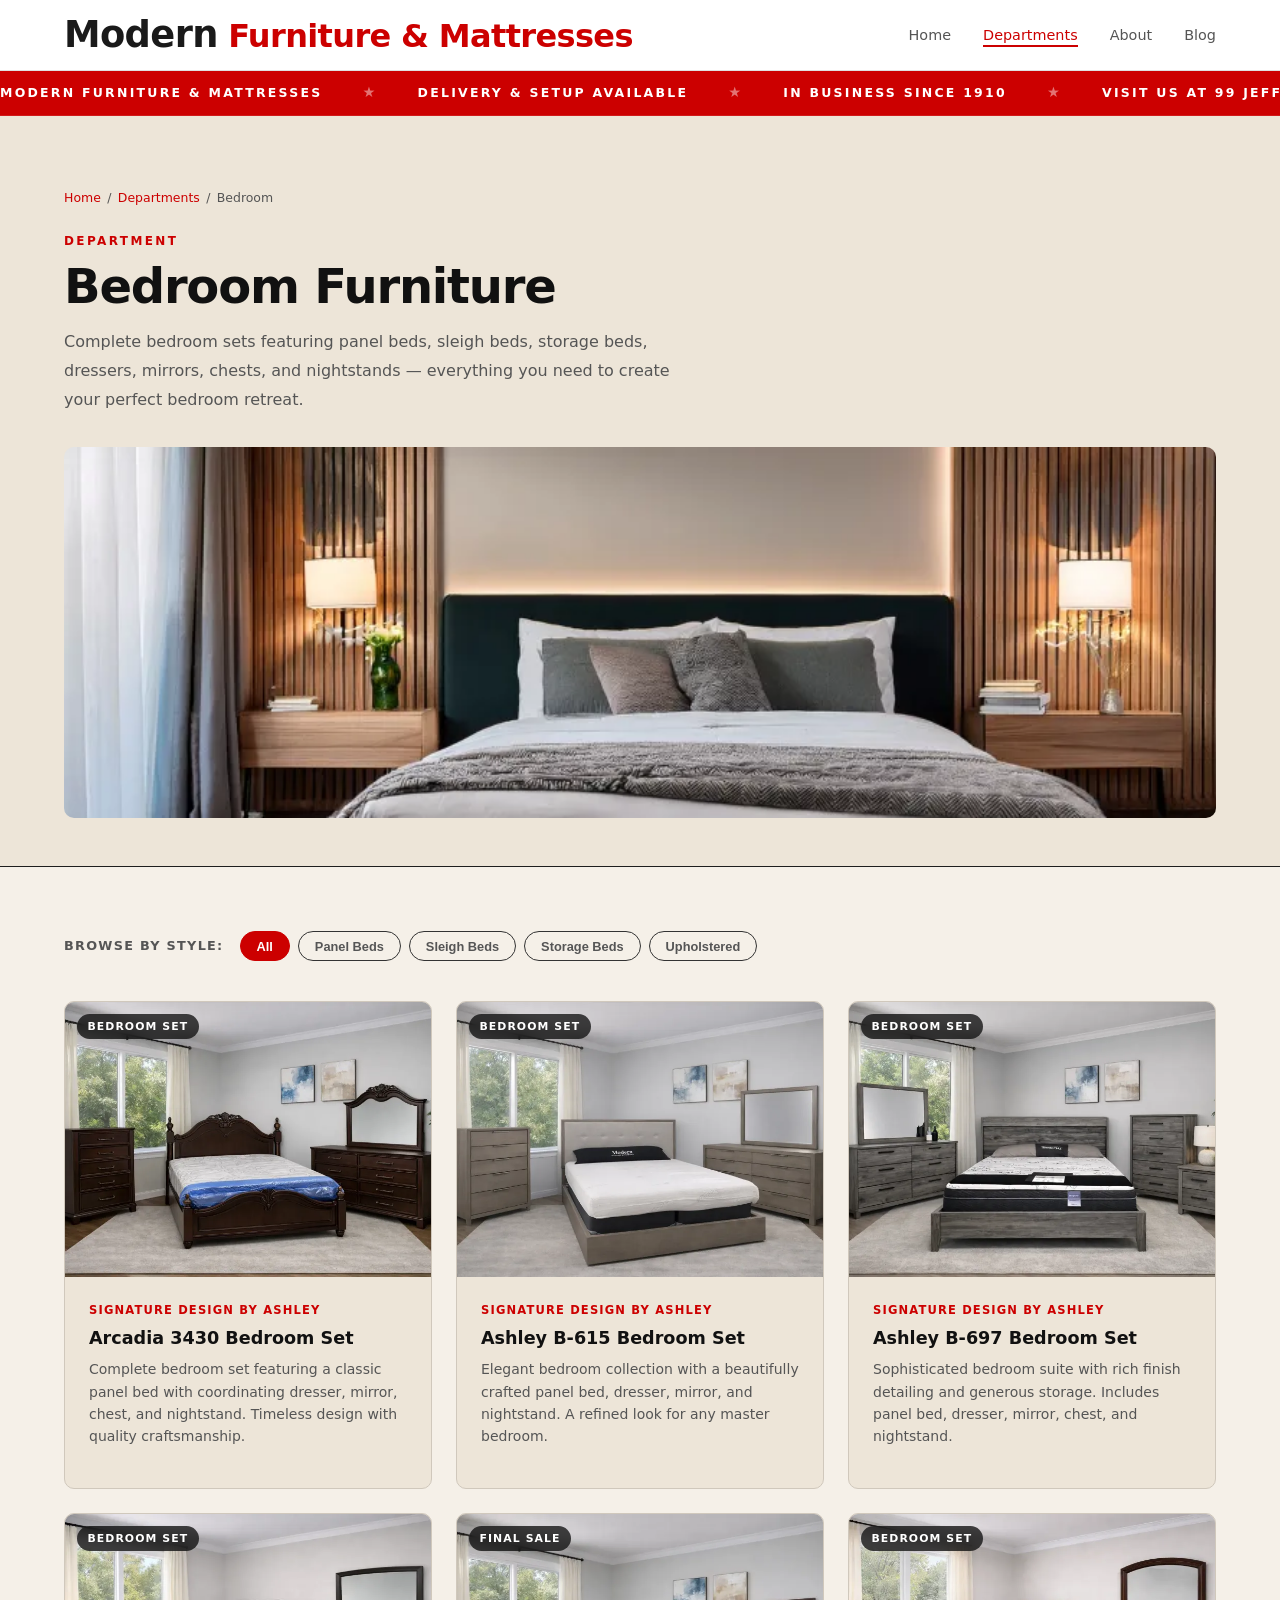
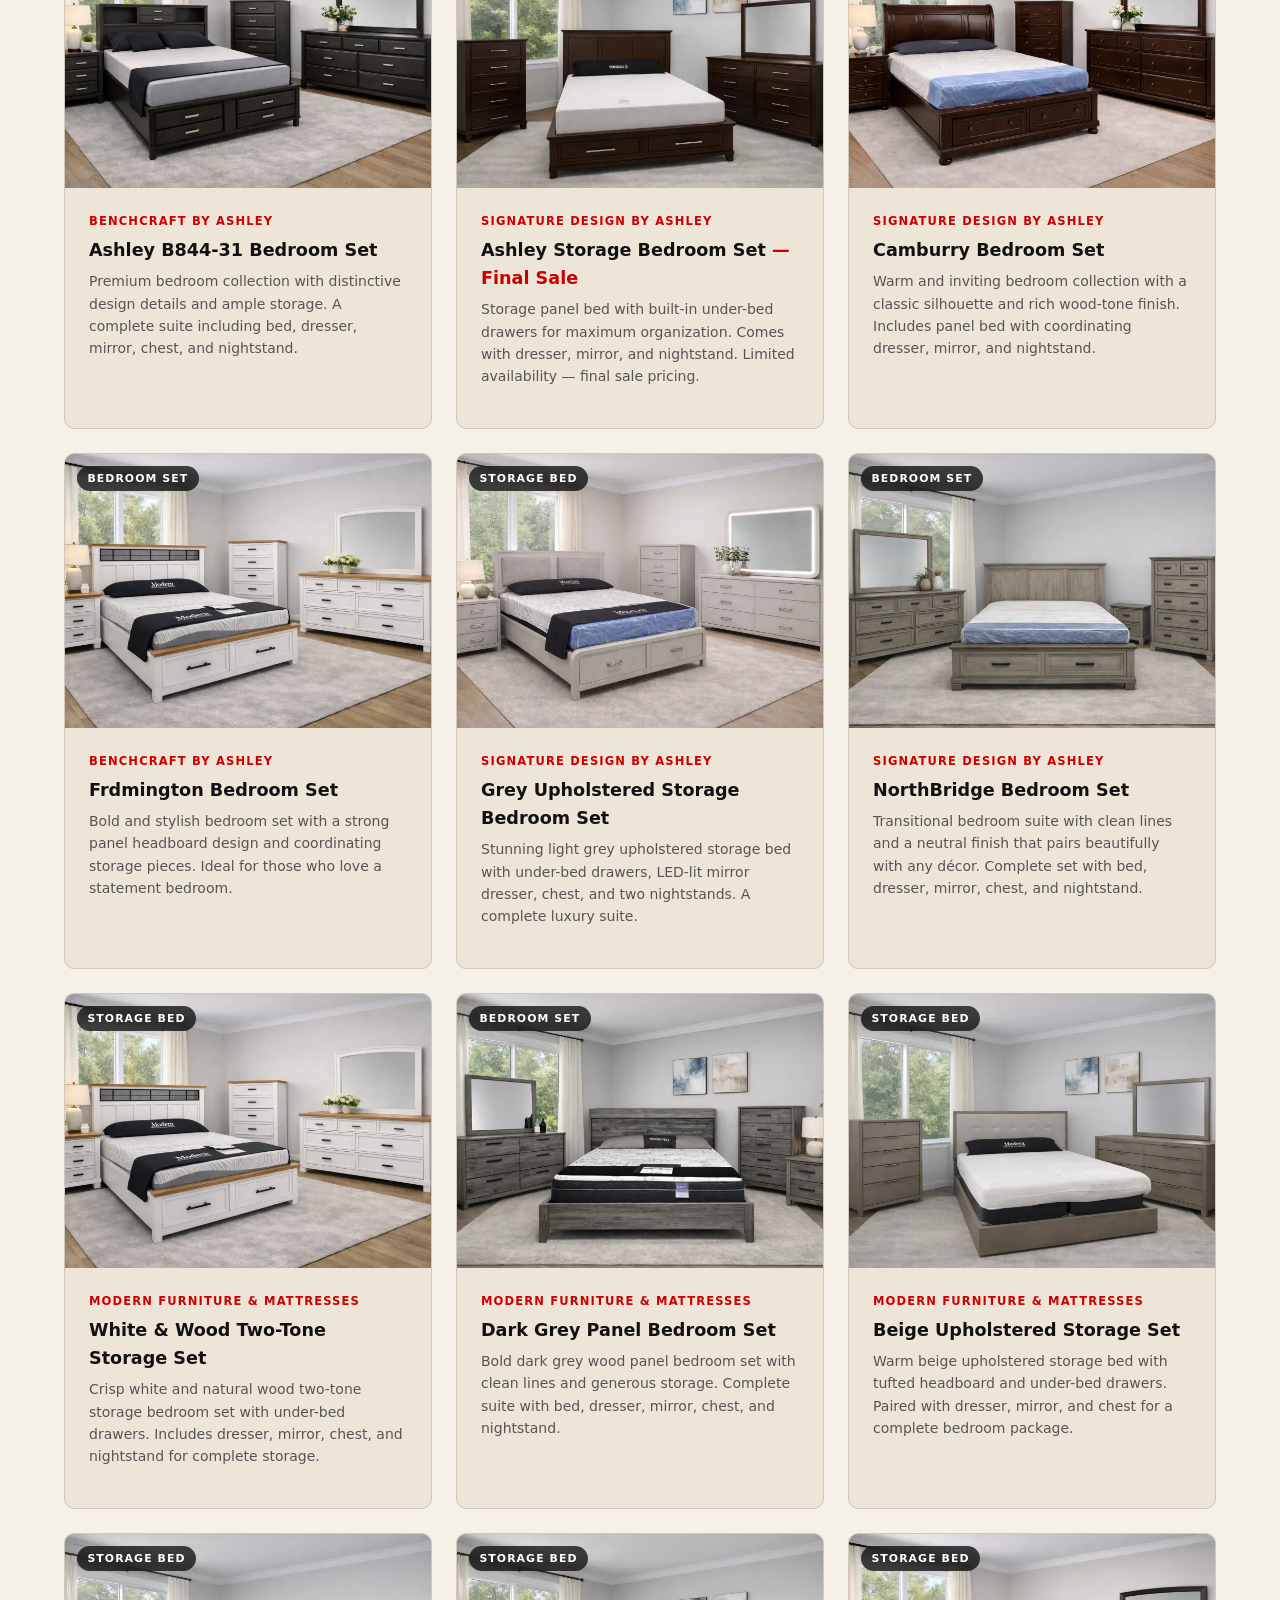
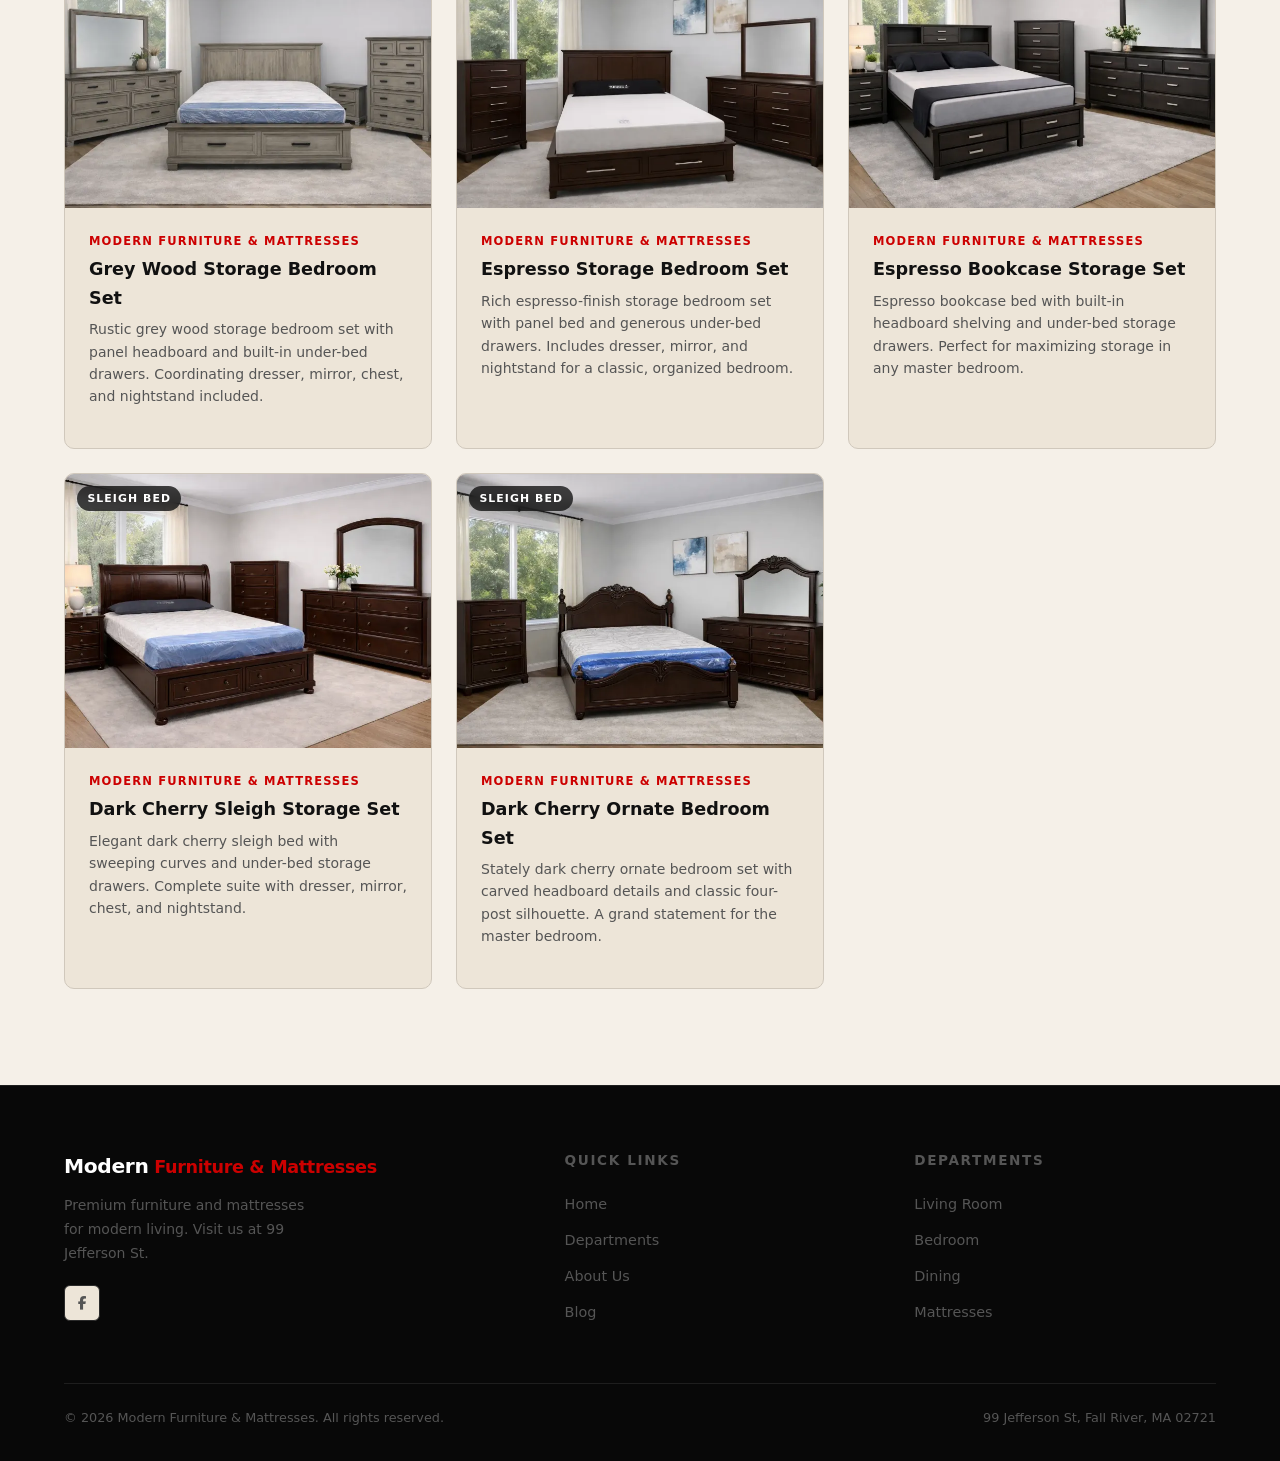
<file: bedroom.html>
<!DOCTYPE html>
<html lang="en">
<head>
  <meta charset="UTF-8" />
  <meta name="viewport" content="width=device-width, initial-scale=1.0" />
  <title>Bedroom Furniture in Fall River, MA | Modern Furniture & Mattresses</title>
  <meta name="description" content="Shop bedroom sets, panel beds, sleigh beds, dressers & more at Modern Furniture & Mattresses in Fall River, MA. Visit 99 Jefferson St or call (508) 463-6272." />
  <meta name="keywords" content="bedroom furniture Fall River MA, bedroom sets, panel beds, sleigh beds, dressers, furniture store Massachusetts" />
  <meta name="robots" content="index, follow" />
  <link rel="canonical" href="https://modernfurniturema.com/bedroom.html" />
  <meta property="og:type" content="website" />
  <meta property="og:title" content="Bedroom Furniture in Fall River, MA | Modern Furniture & Mattresses" />
  <meta property="og:description" content="Shop bedroom sets, panel beds, sleigh beds & more at 99 Jefferson St, Fall River, MA." />
  <meta property="og:url" content="https://modernfurniturema.com/bedroom.html" />
  <meta property="og:site_name" content="Modern Furniture & Mattresses" />

  <!-- Font Awesome -->
  <link rel="stylesheet" href="https://cdnjs.cloudflare.com/ajax/libs/font-awesome/6.5.0/css/all.min.css" crossorigin="anonymous" />
  <!-- Main Stylesheet -->
  <link rel="stylesheet" href="css/style.css" />
</head>
<body>

  <!-- ==================== NAVIGATION ==================== -->
  <header class="navbar" id="navbar">
    <div class="container nav-inner">
      <a href="index.html" class="nav-logo"><em class="logo-modern">Modern</em> <span>Furniture &amp; Mattresses</span></a>
      <nav>
        <ul class="nav-links">
          <li><a href="index.html#hero">Home</a></li>
          <li><a href="index.html#departments" class="active">Departments</a></li>
          <li><a href="index.html#about">About</a></li>
          <li><a href="blog.html">Blog</a></li>
        </ul>
      </nav>
      <button class="hamburger" aria-label="Toggle menu">
        <span></span><span></span><span></span>
      </button>
    </div>
  </header>

  <main>

    <!-- ==================== TICKER ==================== -->
    <div class="ticker-bar" aria-hidden="true">
      <div class="ticker-track">
        <div class="ticker-item">
          Modern Furniture &amp; Mattresses
          <span class="ticker-sep">★</span>
          Delivery &amp; Setup Available
          <span class="ticker-sep">★</span>
          In Business Since 1910
          <span class="ticker-sep">★</span>
          Visit Us at 99 Jefferson St
          <span class="ticker-sep">★</span>
          Living Room &nbsp;·&nbsp; Bedroom &nbsp;·&nbsp; Dining &nbsp;·&nbsp; Mattresses
          <span class="ticker-sep">★</span>
        </div>
        <div class="ticker-item">
          Modern Furniture &amp; Mattresses
          <span class="ticker-sep">★</span>
          Delivery &amp; Setup Available
          <span class="ticker-sep">★</span>
          In Business Since 1910
          <span class="ticker-sep">★</span>
          Visit Us at 99 Jefferson St
          <span class="ticker-sep">★</span>
          Living Room &nbsp;·&nbsp; Bedroom &nbsp;·&nbsp; Dining &nbsp;·&nbsp; Mattresses
          <span class="ticker-sep">★</span>
        </div>
      </div>
    </div>

    <!-- ==================== PAGE HERO ==================== -->
    <section class="dept-page-hero">
      <div class="container">
        <div class="dept-page-breadcrumb">
          <a href="index.html">Home</a>
          <span>/</span>
          <a href="index.html#departments">Departments</a>
          <span>/</span>
          <span>Bedroom</span>
        </div>
        <p class="section-label">Department</p>
        <h1>Bedroom Furniture</h1>
        <p class="dept-page-desc">Complete bedroom sets featuring panel beds, sleigh beds, storage beds, dressers, mirrors, chests, and nightstands — everything you need to create your perfect bedroom retreat.</p>
        <img src="images-opt/banneer.webp" alt="Bedroom furniture showroom" class="dept-hero-banner" />
      </div>
    </section>

    <!-- ==================== PRODUCTS ==================== -->
    <section class="dept-products">
      <div class="container">

        <!-- Filter bar -->
        <div class="dept-filter-bar fade-in">
          <span class="dept-filter-label">Browse by style:</span>
          <div class="dept-filter-tags">
            <button class="filter-tag active" data-filter="all">All</button>
            <button class="filter-tag" data-filter="panel-bed">Panel Beds</button>
            <button class="filter-tag" data-filter="sleigh-bed">Sleigh Beds</button>
            <button class="filter-tag" data-filter="storage-bed">Storage Beds</button>
            <button class="filter-tag" data-filter="upholstered">Upholstered</button>
          </div>
        </div>

        <div class="products-grid" id="productsGrid">

          <!-- Arcadia 3430 -->
          <article class="product-card fade-in" data-type="panel-bed" style="cursor:pointer;">
            <div class="product-img">
              <img src="images-opt/bedroom/new-espresso-ornate.webp" alt="Arcadia 3430 Bedroom Set" / loading="lazy">
              <span class="product-badge">Bedroom Set</span>
            </div>
            <div class="product-info">
              <p class="product-collection">Signature Design by Ashley</p>
              <h3 class="product-name">Arcadia 3430 Bedroom Set</h3>
              <p class="product-desc">Complete bedroom set featuring a classic panel bed with coordinating dresser, mirror, chest, and nightstand. Timeless design with quality craftsmanship.</p>
            </div>
          </article>

          <!-- Ashley B-615 -->
          <article class="product-card fade-in" data-type="panel-bed" style="cursor:pointer;">
            <div class="product-img">
              <img src="images-opt/bedroom/new-beige-upholstered.webp" alt="Ashley B-615 Bedroom Set" / loading="lazy">
              <span class="product-badge">Bedroom Set</span>
            </div>
            <div class="product-info">
              <p class="product-collection">Signature Design by Ashley</p>
              <h3 class="product-name">Ashley B-615 Bedroom Set</h3>
              <p class="product-desc">Elegant bedroom collection with a beautifully crafted panel bed, dresser, mirror, and nightstand. A refined look for any master bedroom.</p>
            </div>
          </article>

          <!-- Ashley B-697 -->
          <article class="product-card fade-in" data-type="panel-bed" style="cursor:pointer;">
            <div class="product-img">
              <img src="images-opt/bedroom/new-grey-rustic-panel.webp" alt="Ashley B-697 Bedroom Set" / loading="lazy">
              <span class="product-badge">Bedroom Set</span>
            </div>
            <div class="product-info">
              <p class="product-collection">Signature Design by Ashley</p>
              <h3 class="product-name">Ashley B-697 Bedroom Set</h3>
              <p class="product-desc">Sophisticated bedroom suite with rich finish detailing and generous storage. Includes panel bed, dresser, mirror, chest, and nightstand.</p>
            </div>
          </article>


          <!-- Ashley B844-31 -->
          <article class="product-card fade-in" data-type="panel-bed" style="cursor:pointer;">
            <div class="product-img">
              <img src="images-opt/bedroom/new-espresso-bookcase.webp" alt="Ashley B844-31 Bedroom Set" / loading="lazy">
              <span class="product-badge">Bedroom Set</span>
            </div>
            <div class="product-info">
              <p class="product-collection">Benchcraft by Ashley</p>
              <h3 class="product-name">Ashley B844-31 Bedroom Set</h3>
              <p class="product-desc">Premium bedroom collection with distinctive design details and ample storage. A complete suite including bed, dresser, mirror, chest, and nightstand.</p>
            </div>
          </article>

          <!-- Ashley Storage Bedroom Set - Final Sale -->
          <article class="product-card fade-in" data-type="storage-bed" style="cursor:pointer;">
            <div class="product-img">
              <img src="images-opt/bedroom/new-espresso-storage-panel.webp" alt="Ashley Storage Bedroom Set" / loading="lazy">
              <span class="product-badge sale-badge">Final Sale</span>
            </div>
            <div class="product-info">
              <p class="product-collection">Signature Design by Ashley</p>
              <h3 class="product-name">Ashley Storage Bedroom Set <span style="color:var(--primary);">— Final Sale</span></h3>
              <p class="product-desc">Storage panel bed with built-in under-bed drawers for maximum organization. Comes with dresser, mirror, and nightstand. Limited availability — final sale pricing.</p>
            </div>
          </article>

          <!-- Camburry -->
          <article class="product-card fade-in" data-type="panel-bed" style="cursor:pointer;">
            <div class="product-img">
              <img src="images-opt/bedroom/new-espresso-sleigh.webp" alt="Camburry Bedroom Set" / loading="lazy">
              <span class="product-badge">Bedroom Set</span>
            </div>
            <div class="product-info">
              <p class="product-collection">Signature Design by Ashley</p>
              <h3 class="product-name">Camburry Bedroom Set</h3>
              <p class="product-desc">Warm and inviting bedroom collection with a classic silhouette and rich wood-tone finish. Includes panel bed with coordinating dresser, mirror, and nightstand.</p>
            </div>
          </article>

          <!-- Frdmington -->
          <article class="product-card fade-in" data-type="panel-bed" style="cursor:pointer;">
            <div class="product-img">
              <img src="images-opt/bedroom/new-white-wood-storage.webp" alt="Frdmington Bedroom Set" / loading="lazy">
              <span class="product-badge">Bedroom Set</span>
            </div>
            <div class="product-info">
              <p class="product-collection">Benchcraft by Ashley</p>
              <h3 class="product-name">Frdmington Bedroom Set</h3>
              <p class="product-desc">Bold and stylish bedroom set with a strong panel headboard design and coordinating storage pieces. Ideal for those who love a statement bedroom.</p>
            </div>
          </article>

          <!-- Grey Upholstered Storage Set -->
          <article class="product-card fade-in" data-type="storage-bed" style="cursor:pointer;">
            <div class="product-img">
              <img src="images-opt/bedroom/new-grey-led-storage.webp" alt="Grey Upholstered Storage Bedroom Set" / loading="lazy">
              <span class="product-badge">Storage Bed</span>
            </div>
            <div class="product-info">
              <p class="product-collection">Signature Design by Ashley</p>
              <h3 class="product-name">Grey Upholstered Storage Bedroom Set</h3>
              <p class="product-desc">Stunning light grey upholstered storage bed with under-bed drawers, LED-lit mirror dresser, chest, and two nightstands. A complete luxury suite.</p>
            </div>
          </article>

          <!-- NorthBridge -->
          <article class="product-card fade-in" data-type="panel-bed" style="cursor:pointer;">
            <div class="product-img">
              <img src="images-opt/bedroom/new-grey-storage-panel.webp" alt="NorthBridge Bedroom Set" / loading="lazy">
              <span class="product-badge">Bedroom Set</span>
            </div>
            <div class="product-info">
              <p class="product-collection">Signature Design by Ashley</p>
              <h3 class="product-name">NorthBridge Bedroom Set</h3>
              <p class="product-desc">Transitional bedroom suite with clean lines and a neutral finish that pairs beautifully with any décor. Complete set with bed, dresser, mirror, chest, and nightstand.</p>
            </div>
          </article>


          <!-- White & Wood Two-Tone Storage Set -->
          <article class="product-card fade-in" data-type="storage-bed" style="cursor:pointer;">
            <div class="product-img">
              <img src="images-opt/bedroom/white-wood-2tone-storage-set.webp" alt="White and Wood Two-Tone Storage Bedroom Set" / loading="lazy">
              <span class="product-badge">Storage Bed</span>
            </div>
            <div class="product-info">
              <p class="product-collection">Modern Furniture &amp; Mattresses</p>
              <h3 class="product-name">White &amp; Wood Two-Tone Storage Set</h3>
              <p class="product-desc">Crisp white and natural wood two-tone storage bedroom set with under-bed drawers. Includes dresser, mirror, chest, and nightstand for complete storage.</p>
            </div>
          </article>

          <!-- Dark Grey Panel Bedroom Set -->
          <article class="product-card fade-in" data-type="panel-bed" style="cursor:pointer;">
            <div class="product-img">
              <img src="images-opt/bedroom/dark-grey-panel-bedroom-set.webp" alt="Dark Grey Panel Bedroom Set" / loading="lazy">
              <span class="product-badge">Bedroom Set</span>
            </div>
            <div class="product-info">
              <p class="product-collection">Modern Furniture &amp; Mattresses</p>
              <h3 class="product-name">Dark Grey Panel Bedroom Set</h3>
              <p class="product-desc">Bold dark grey wood panel bedroom set with clean lines and generous storage. Complete suite with bed, dresser, mirror, chest, and nightstand.</p>
            </div>
          </article>

          <!-- Beige Upholstered Storage Set -->
          <article class="product-card fade-in" data-type="storage-bed" style="cursor:pointer;">
            <div class="product-img">
              <img src="images-opt/bedroom/beige-upholstered-storage-set.webp" alt="Beige Upholstered Storage Bedroom Set" / loading="lazy">
              <span class="product-badge">Storage Bed</span>
            </div>
            <div class="product-info">
              <p class="product-collection">Modern Furniture &amp; Mattresses</p>
              <h3 class="product-name">Beige Upholstered Storage Set</h3>
              <p class="product-desc">Warm beige upholstered storage bed with tufted headboard and under-bed drawers. Paired with dresser, mirror, and chest for a complete bedroom package.</p>
            </div>
          </article>

          <!-- Grey Wood Storage Bedroom Set -->
          <article class="product-card fade-in" data-type="storage-bed" style="cursor:pointer;">
            <div class="product-img">
              <img src="images-opt/bedroom/grey-wood-storage-bedroom-set.webp" alt="Grey Wood Storage Bedroom Set" / loading="lazy">
              <span class="product-badge">Storage Bed</span>
            </div>
            <div class="product-info">
              <p class="product-collection">Modern Furniture &amp; Mattresses</p>
              <h3 class="product-name">Grey Wood Storage Bedroom Set</h3>
              <p class="product-desc">Rustic grey wood storage bedroom set with panel headboard and built-in under-bed drawers. Coordinating dresser, mirror, chest, and nightstand included.</p>
            </div>
          </article>

          <!-- Espresso Storage Bedroom Set -->
          <article class="product-card fade-in" data-type="storage-bed" style="cursor:pointer;">
            <div class="product-img">
              <img src="images-opt/bedroom/espresso-storage-bedroom-set.webp" alt="Espresso Storage Bedroom Set" / loading="lazy">
              <span class="product-badge">Storage Bed</span>
            </div>
            <div class="product-info">
              <p class="product-collection">Modern Furniture &amp; Mattresses</p>
              <h3 class="product-name">Espresso Storage Bedroom Set</h3>
              <p class="product-desc">Rich espresso-finish storage bedroom set with panel bed and generous under-bed drawers. Includes dresser, mirror, and nightstand for a classic, organized bedroom.</p>
            </div>
          </article>

          <!-- Espresso Bookcase Storage Set -->
          <article class="product-card fade-in" data-type="storage-bed" style="cursor:pointer;">
            <div class="product-img">
              <img src="images-opt/bedroom/espresso-bookcase-storage-set.webp" alt="Espresso Bookcase Storage Bedroom Set" / loading="lazy">
              <span class="product-badge">Storage Bed</span>
            </div>
            <div class="product-info">
              <p class="product-collection">Modern Furniture &amp; Mattresses</p>
              <h3 class="product-name">Espresso Bookcase Storage Set</h3>
              <p class="product-desc">Espresso bookcase bed with built-in headboard shelving and under-bed storage drawers. Perfect for maximizing storage in any master bedroom.</p>
            </div>
          </article>

          <!-- Dark Cherry Sleigh Storage Set -->
          <article class="product-card fade-in" data-type="sleigh-bed" style="cursor:pointer;">
            <div class="product-img">
              <img src="images-opt/bedroom/dark-cherry-sleigh-storage-set.webp" alt="Dark Cherry Sleigh Storage Bedroom Set" / loading="lazy">
              <span class="product-badge">Sleigh Bed</span>
            </div>
            <div class="product-info">
              <p class="product-collection">Modern Furniture &amp; Mattresses</p>
              <h3 class="product-name">Dark Cherry Sleigh Storage Set</h3>
              <p class="product-desc">Elegant dark cherry sleigh bed with sweeping curves and under-bed storage drawers. Complete suite with dresser, mirror, chest, and nightstand.</p>
            </div>
          </article>

          <!-- Dark Cherry Ornate Bedroom Set -->
          <article class="product-card fade-in" data-type="sleigh-bed" style="cursor:pointer;">
            <div class="product-img">
              <img src="images-opt/bedroom/dark-cherry-ornate-bedroom-set.webp" alt="Dark Cherry Ornate Bedroom Set" / loading="lazy">
              <span class="product-badge">Sleigh Bed</span>
            </div>
            <div class="product-info">
              <p class="product-collection">Modern Furniture &amp; Mattresses</p>
              <h3 class="product-name">Dark Cherry Ornate Bedroom Set</h3>
              <p class="product-desc">Stately dark cherry ornate bedroom set with carved headboard details and classic four-post silhouette. A grand statement for the master bedroom.</p>
            </div>
          </article>

        </div>

      </div>
    </section>

  </main>

  <!-- ==================== FOOTER ==================== -->
  <footer class="footer">
    <div class="container">
      <div class="footer-top">
        <div class="footer-brand">
          <div class="nav-logo"><em class="logo-modern">Modern</em> <span>Furniture &amp; Mattresses</span></div>
          <p class="footer-tagline">Premium furniture and mattresses for modern living. Visit us at 99 Jefferson St.</p>
          <div class="footer-socials">
            <a href="https://www.facebook.com/ModernFurniture99/" class="social-link" aria-label="Facebook" target="_blank" rel="noopener"><i class="fa-brands fa-facebook-f"></i></a>
            
            
            
          </div>
        </div>
        <div class="footer-col">
          <h4>Quick Links</h4>
          <ul>
            <li><a href="index.html#hero">Home</a></li>
            <li><a href="index.html#departments">Departments</a></li>
            <li><a href="index.html#about">About Us</a></li>
            <li><a href="blog.html">Blog</a></li>
            </ul>
        </div>
        <div class="footer-col">
          <h4>Departments</h4>
          <ul>
            <li><a href="living-room.html">Living Room</a></li>
            <li><a href="bedroom.html">Bedroom</a></li>
            <li><a href="dining.html">Dining</a></li>
            <li><a href="index.html#departments">Mattresses</a></li>
          </ul>
        </div>
      </div>
      <div class="footer-bottom">
        <span>&copy; <span class="footer-year"></span> Modern Furniture &amp; Mattresses. All rights reserved.</span>
        <span>99 Jefferson St, Fall River, MA 02721</span>
      </div>
    </div>
  </footer>

  <script src="js/main.js"></script>
  <script>
    const filterTags = document.querySelectorAll('.filter-tag');
    const productCards = document.querySelectorAll('#productsGrid .product-card');

    filterTags.forEach(tag => {
      tag.addEventListener('click', () => {
        filterTags.forEach(t => t.classList.remove('active'));
        tag.classList.add('active');
        const filter = tag.dataset.filter;
        productCards.forEach(card => {
          card.style.display = (filter === 'all' || card.dataset.type === filter) ? '' : 'none';
        });
      });
    });
    // Navigate to product page on card click
    productCards.forEach(card => {
      card.addEventListener('click', () => {
        const img        = card.querySelector('.product-img img');
        const badge      = card.querySelector('.product-badge');
        const collection = card.querySelector('.product-collection');
        const name       = card.querySelector('.product-name');
        const desc       = card.querySelector('.product-desc');

        sessionStorage.setItem('productData', JSON.stringify({
          img:        img ? img.getAttribute('src') : '',
          name:       name ? name.textContent.trim() : '',
          collection: collection ? collection.textContent.trim() : '',
          badge:      badge ? badge.textContent.trim() : '',
          desc:       desc ? desc.textContent.trim() : '',
          dept:       'bedroom.html',
        }));
        window.location.href = 'product.html';
      });
    });
  </script>
</body>
</html>
</file>
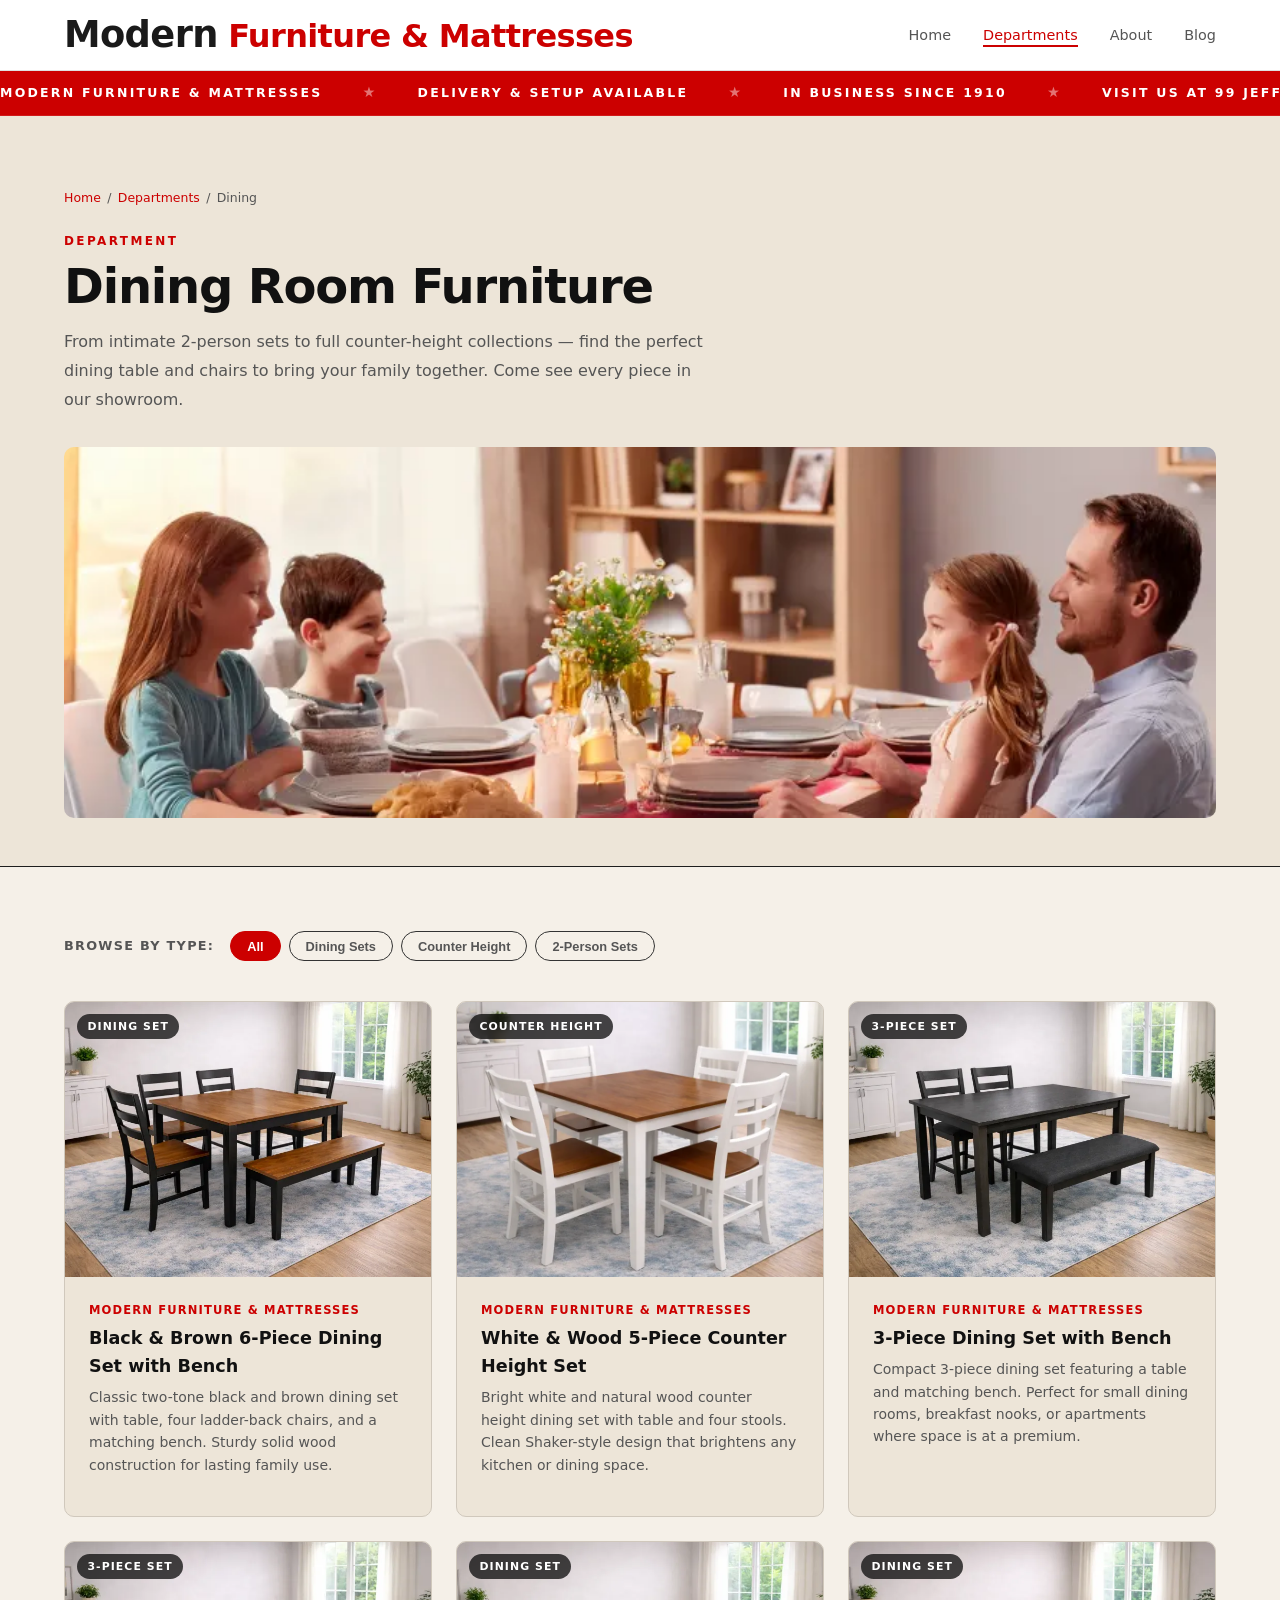
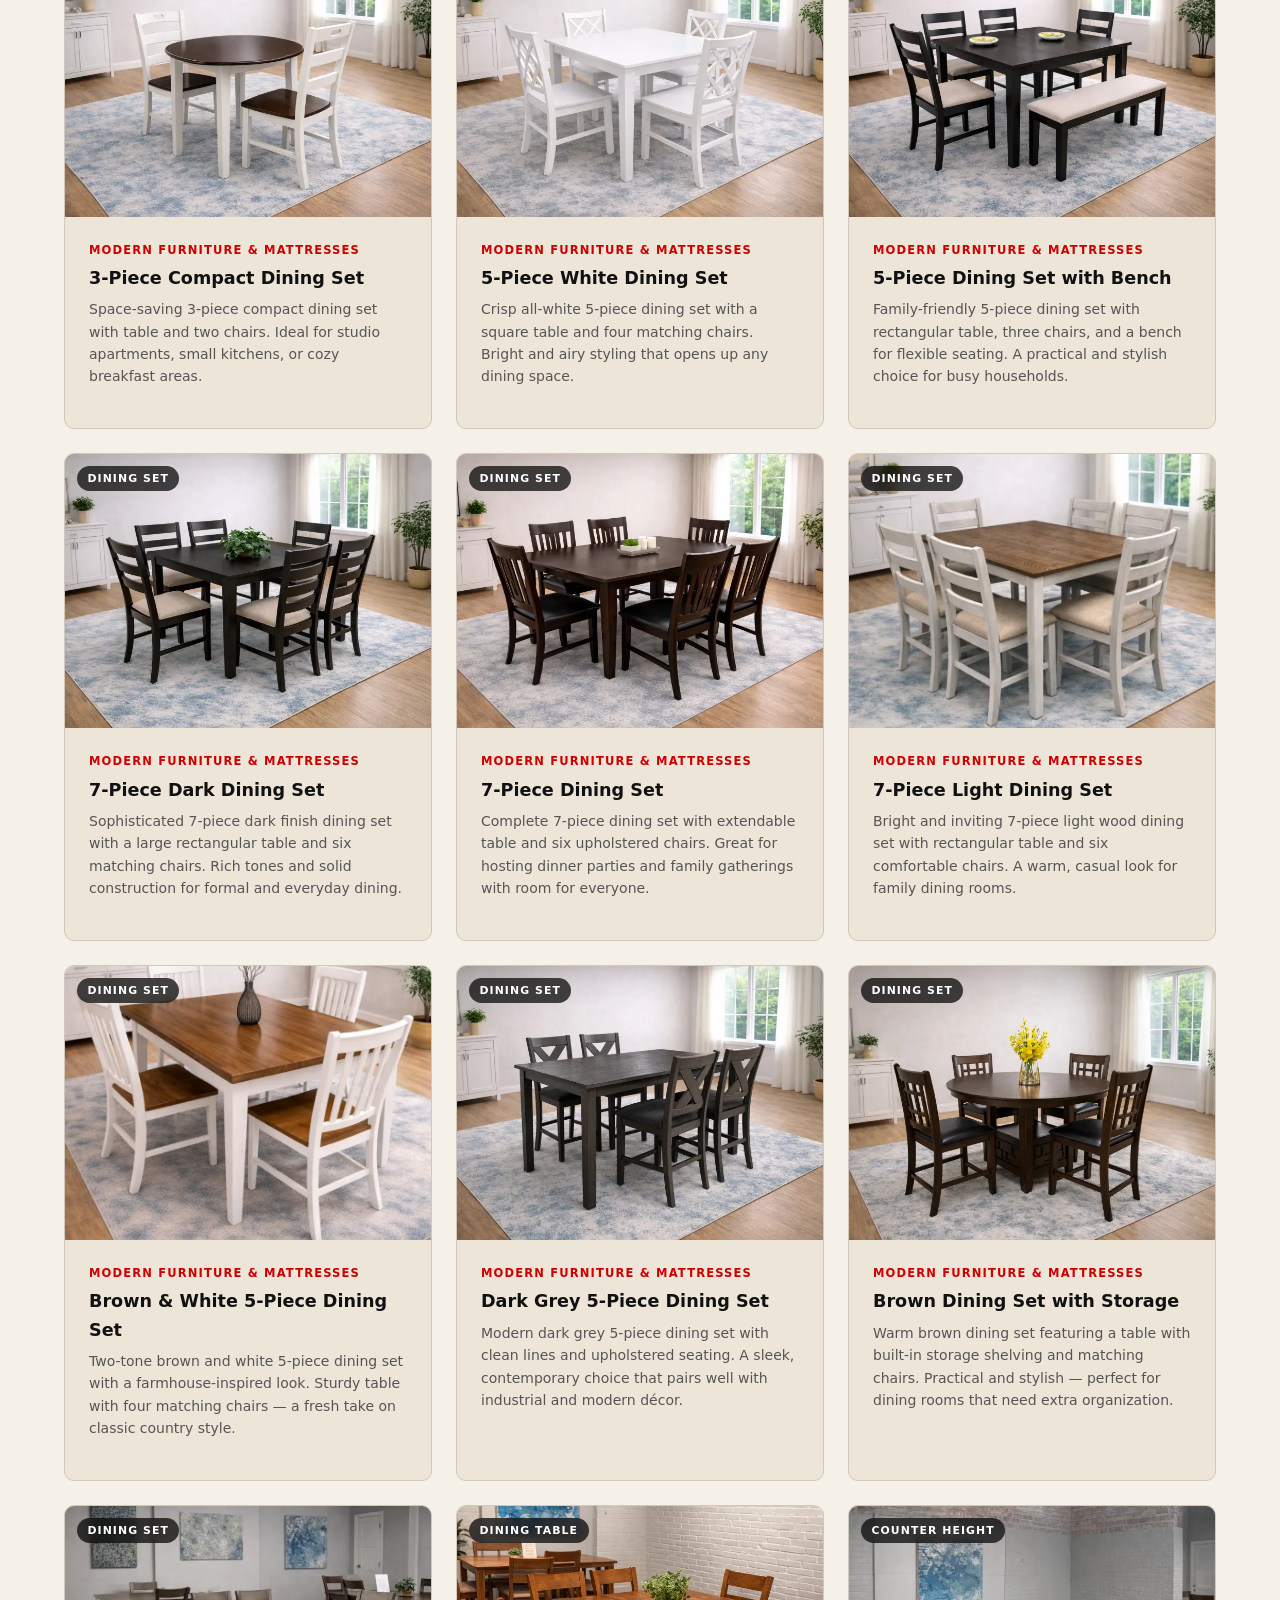
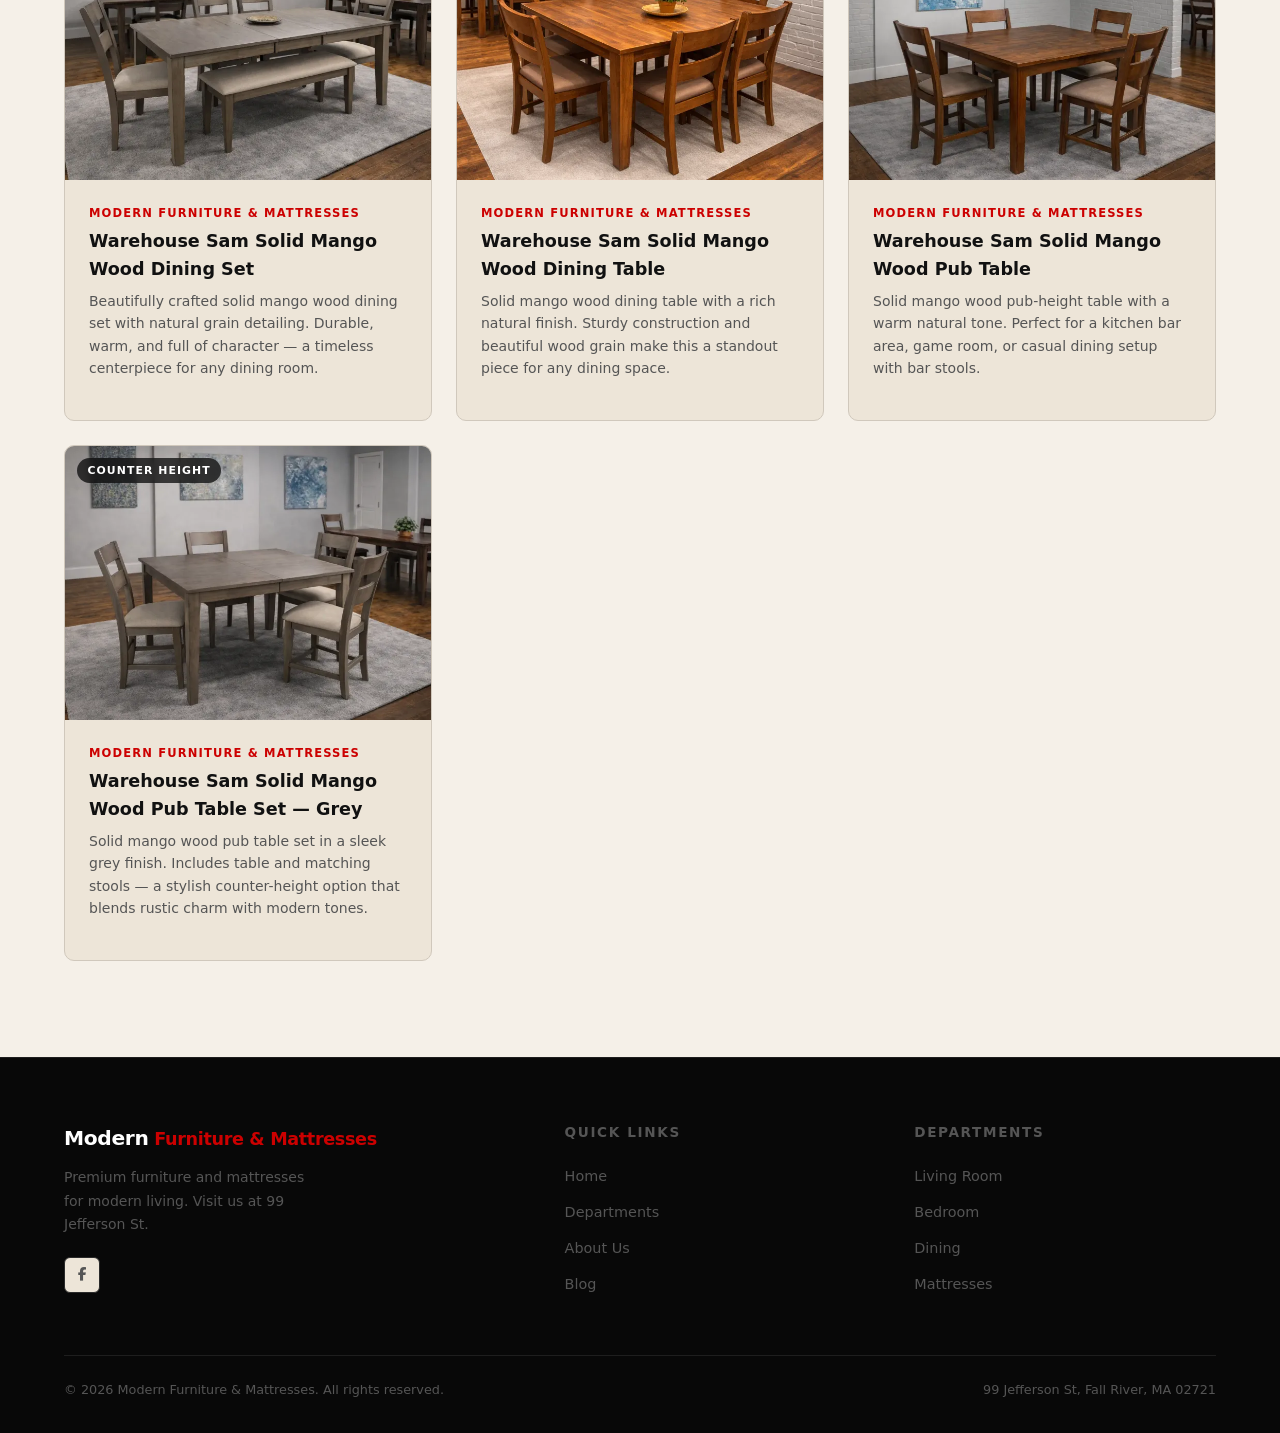
<file: dining.html>
<!DOCTYPE html>
<html lang="en">
<head>
  <meta charset="UTF-8" />
  <meta name="viewport" content="width=device-width, initial-scale=1.0" />
  <title>Dining Room Furniture in Fall River, MA | Modern Furniture & Mattresses</title>
  <meta name="description" content="Shop dining tables, counter height sets & chairs at Modern Furniture & Mattresses in Fall River, MA. Visit our showroom at 99 Jefferson St or call (508) 463-6272." />
  <meta name="keywords" content="dining room furniture Fall River MA, dining tables, counter height sets, dining chairs, furniture store Massachusetts" />
  <meta name="robots" content="index, follow" />
  <link rel="canonical" href="https://modernfurniturema.com/dining.html" />
  <meta property="og:type" content="website" />
  <meta property="og:title" content="Dining Room Furniture in Fall River, MA | Modern Furniture & Mattresses" />
  <meta property="og:description" content="Shop dining tables, counter height sets & chairs at 99 Jefferson St, Fall River, MA." />
  <meta property="og:url" content="https://modernfurniturema.com/dining.html" />
  <meta property="og:site_name" content="Modern Furniture & Mattresses" />

  <!-- Font Awesome -->
  <link rel="stylesheet" href="https://cdnjs.cloudflare.com/ajax/libs/font-awesome/6.5.0/css/all.min.css" crossorigin="anonymous" />
  <!-- Main Stylesheet -->
  <link rel="stylesheet" href="css/style.css" />
</head>
<body>

  <!-- ==================== NAVIGATION ==================== -->
  <header class="navbar" id="navbar">
    <div class="container nav-inner">
      <a href="index.html" class="nav-logo"><em class="logo-modern">Modern</em> <span>Furniture &amp; Mattresses</span></a>
      <nav>
        <ul class="nav-links">
          <li><a href="index.html#hero">Home</a></li>
          <li><a href="index.html#departments" class="active">Departments</a></li>
          <li><a href="index.html#about">About</a></li>
          <li><a href="blog.html">Blog</a></li>
        </ul>
      </nav>
      <button class="hamburger" aria-label="Toggle menu">
        <span></span><span></span><span></span>
      </button>
    </div>
  </header>

  <main>

    <!-- ==================== TICKER ==================== -->
    <div class="ticker-bar" aria-hidden="true">
      <div class="ticker-track">
        <div class="ticker-item">
          Modern Furniture &amp; Mattresses
          <span class="ticker-sep">★</span>
          Delivery &amp; Setup Available
          <span class="ticker-sep">★</span>
          In Business Since 1910
          <span class="ticker-sep">★</span>
          Visit Us at 99 Jefferson St
          <span class="ticker-sep">★</span>
          Living Room &nbsp;·&nbsp; Bedroom &nbsp;·&nbsp; Dining &nbsp;·&nbsp; Mattresses
          <span class="ticker-sep">★</span>
        </div>
        <div class="ticker-item">
          Modern Furniture &amp; Mattresses
          <span class="ticker-sep">★</span>
          Delivery &amp; Setup Available
          <span class="ticker-sep">★</span>
          In Business Since 1910
          <span class="ticker-sep">★</span>
          Visit Us at 99 Jefferson St
          <span class="ticker-sep">★</span>
          Living Room &nbsp;·&nbsp; Bedroom &nbsp;·&nbsp; Dining &nbsp;·&nbsp; Mattresses
          <span class="ticker-sep">★</span>
        </div>
      </div>
    </div>

    <!-- ==================== PAGE HERO ==================== -->
    <section class="dept-page-hero">
      <div class="container">
        <div class="dept-page-breadcrumb">
          <a href="index.html">Home</a>
          <span>/</span>
          <a href="index.html#departments">Departments</a>
          <span>/</span>
          <span>Dining</span>
        </div>
        <p class="section-label">Department</p>
        <h1>Dining Room Furniture</h1>
        <p class="dept-page-desc">From intimate 2-person sets to full counter-height collections — find the perfect dining table and chairs to bring your family together. Come see every piece in our showroom.</p>
        <img src="images-opt/dining.webp" alt="Dining room furniture showroom" class="dept-hero-banner" />
      </div>
    </section>

    <!-- ==================== PRODUCTS ==================== -->
    <section class="dept-products">
      <div class="container">

        <!-- Filter bar -->
        <div class="dept-filter-bar fade-in">
          <span class="dept-filter-label">Browse by type:</span>
          <div class="dept-filter-tags">
            <button class="filter-tag active" data-filter="all">All</button>
            <button class="filter-tag" data-filter="dining-set">Dining Sets</button>
            <button class="filter-tag" data-filter="counter-height">Counter Height</button>
            <button class="filter-tag" data-filter="small-set">2-Person Sets</button>
          </div>
        </div>

        <div class="products-grid" id="productsGrid">

          <!-- Black & Brown 6-Piece Dining Set with Bench -->
          <article class="product-card fade-in" data-type="dining-set" style="cursor:pointer;">
            <div class="product-img">
              <img src="images-opt/dining/black-brown-6pc-dining-bench.webp" alt="Black and Brown 6-Piece Dining Set with Bench" / loading="lazy">
              <span class="product-badge">Dining Set</span>
            </div>
            <div class="product-info">
              <p class="product-collection">Modern Furniture &amp; Mattresses</p>
              <h3 class="product-name">Black &amp; Brown 6-Piece Dining Set with Bench</h3>
              <p class="product-desc">Classic two-tone black and brown dining set with table, four ladder-back chairs, and a matching bench. Sturdy solid wood construction for lasting family use.</p>
            </div>
          </article>

          <!-- White & Wood 5-Piece Counter Height Set -->
          <article class="product-card fade-in" data-type="counter-height" style="cursor:pointer;">
            <div class="product-img">
              <img src="images-opt/dining/white-wood-5pc-counter-dining.webp" alt="White and Wood 5-Piece Counter Height Dining Set" / loading="lazy">
              <span class="product-badge">Counter Height</span>
            </div>
            <div class="product-info">
              <p class="product-collection">Modern Furniture &amp; Mattresses</p>
              <h3 class="product-name">White &amp; Wood 5-Piece Counter Height Set</h3>
              <p class="product-desc">Bright white and natural wood counter height dining set with table and four stools. Clean Shaker-style design that brightens any kitchen or dining space.</p>
            </div>
          </article>

          <!-- 3-Piece Dining Set with Bench -->
          <article class="product-card fade-in" data-type="small-set" style="cursor:pointer;">
            <div class="product-img">
              <img src="images-opt/dining/3pc-dining-set-bench.webp" alt="3-Piece Dining Set with Bench" / loading="lazy">
              <span class="product-badge">3-Piece Set</span>
            </div>
            <div class="product-info">
              <p class="product-collection">Modern Furniture &amp; Mattresses</p>
              <h3 class="product-name">3-Piece Dining Set with Bench</h3>
              <p class="product-desc">Compact 3-piece dining set featuring a table and matching bench. Perfect for small dining rooms, breakfast nooks, or apartments where space is at a premium.</p>
            </div>
          </article>

          <!-- 3-Piece Compact Dining Set -->
          <article class="product-card fade-in" data-type="small-set" style="cursor:pointer;">
            <div class="product-img">
              <img src="images-opt/dining/3pc-compact-dining-set.webp" alt="3-Piece Compact Dining Set" / loading="lazy">
              <span class="product-badge">3-Piece Set</span>
            </div>
            <div class="product-info">
              <p class="product-collection">Modern Furniture &amp; Mattresses</p>
              <h3 class="product-name">3-Piece Compact Dining Set</h3>
              <p class="product-desc">Space-saving 3-piece compact dining set with table and two chairs. Ideal for studio apartments, small kitchens, or cozy breakfast areas.</p>
            </div>
          </article>

          <!-- 5-Piece White Dining Set -->
          <article class="product-card fade-in" data-type="dining-set" style="cursor:pointer;">
            <div class="product-img">
              <img src="images-opt/dining/5pc-white-dining-set.webp" alt="5-Piece White Dining Set" / loading="lazy">
              <span class="product-badge">Dining Set</span>
            </div>
            <div class="product-info">
              <p class="product-collection">Modern Furniture &amp; Mattresses</p>
              <h3 class="product-name">5-Piece White Dining Set</h3>
              <p class="product-desc">Crisp all-white 5-piece dining set with a square table and four matching chairs. Bright and airy styling that opens up any dining space.</p>
            </div>
          </article>

          <!-- 5-Piece Dining Set with Bench -->
          <article class="product-card fade-in" data-type="dining-set" style="cursor:pointer;">
            <div class="product-img">
              <img src="images-opt/dining/5pc-dining-set-bench.webp" alt="5-Piece Dining Set with Bench" / loading="lazy">
              <span class="product-badge">Dining Set</span>
            </div>
            <div class="product-info">
              <p class="product-collection">Modern Furniture &amp; Mattresses</p>
              <h3 class="product-name">5-Piece Dining Set with Bench</h3>
              <p class="product-desc">Family-friendly 5-piece dining set with rectangular table, three chairs, and a bench for flexible seating. A practical and stylish choice for busy households.</p>
            </div>
          </article>

          <!-- 7-Piece Dark Dining Set -->
          <article class="product-card fade-in" data-type="dining-set" style="cursor:pointer;">
            <div class="product-img">
              <img src="images-opt/dining/7pc-dark-dining-set.webp" alt="7-Piece Dark Dining Set" / loading="lazy">
              <span class="product-badge">Dining Set</span>
            </div>
            <div class="product-info">
              <p class="product-collection">Modern Furniture &amp; Mattresses</p>
              <h3 class="product-name">7-Piece Dark Dining Set</h3>
              <p class="product-desc">Sophisticated 7-piece dark finish dining set with a large rectangular table and six matching chairs. Rich tones and solid construction for formal and everyday dining.</p>
            </div>
          </article>

          <!-- 7-Piece Dining Set -->
          <article class="product-card fade-in" data-type="dining-set" style="cursor:pointer;">
            <div class="product-img">
              <img src="images-opt/dining/7pc-dining-set.webp" alt="7-Piece Dining Set" / loading="lazy">
              <span class="product-badge">Dining Set</span>
            </div>
            <div class="product-info">
              <p class="product-collection">Modern Furniture &amp; Mattresses</p>
              <h3 class="product-name">7-Piece Dining Set</h3>
              <p class="product-desc">Complete 7-piece dining set with extendable table and six upholstered chairs. Great for hosting dinner parties and family gatherings with room for everyone.</p>
            </div>
          </article>

          <!-- 7-Piece Light Dining Set -->
          <article class="product-card fade-in" data-type="dining-set" style="cursor:pointer;">
            <div class="product-img">
              <img src="images-opt/dining/7pc-light-dining-set.webp" alt="7-Piece Light Dining Set" / loading="lazy">
              <span class="product-badge">Dining Set</span>
            </div>
            <div class="product-info">
              <p class="product-collection">Modern Furniture &amp; Mattresses</p>
              <h3 class="product-name">7-Piece Light Dining Set</h3>
              <p class="product-desc">Bright and inviting 7-piece light wood dining set with rectangular table and six comfortable chairs. A warm, casual look for family dining rooms.</p>
            </div>
          </article>

          <!-- Brown & White 5-Piece Dining -->
          <article class="product-card fade-in" data-type="dining-set" style="cursor:pointer;">
            <div class="product-img">
              <img src="images-opt/dining/brown-white-5pc-dining.webp" alt="Brown and White 5-Piece Dining Set" / loading="lazy">
              <span class="product-badge">Dining Set</span>
            </div>
            <div class="product-info">
              <p class="product-collection">Modern Furniture &amp; Mattresses</p>
              <h3 class="product-name">Brown &amp; White 5-Piece Dining Set</h3>
              <p class="product-desc">Two-tone brown and white 5-piece dining set with a farmhouse-inspired look. Sturdy table with four matching chairs — a fresh take on classic country style.</p>
            </div>
          </article>

          <!-- Dark Grey 5-Piece Dining Set -->
          <article class="product-card fade-in" data-type="dining-set" style="cursor:pointer;">
            <div class="product-img">
              <img src="images-opt/dining/dark-grey-5pc-dining-set.webp" alt="Dark Grey 5-Piece Dining Set" / loading="lazy">
              <span class="product-badge">Dining Set</span>
            </div>
            <div class="product-info">
              <p class="product-collection">Modern Furniture &amp; Mattresses</p>
              <h3 class="product-name">Dark Grey 5-Piece Dining Set</h3>
              <p class="product-desc">Modern dark grey 5-piece dining set with clean lines and upholstered seating. A sleek, contemporary choice that pairs well with industrial and modern décor.</p>
            </div>
          </article>

          <!-- Brown Dining Set with Storage -->
          <article class="product-card fade-in" data-type="dining-set" style="cursor:pointer;">
            <div class="product-img">
              <img src="images-opt/dining/brown-dining-set-storage.webp" alt="Brown Dining Set with Storage" / loading="lazy">
              <span class="product-badge">Dining Set</span>
            </div>
            <div class="product-info">
              <p class="product-collection">Modern Furniture &amp; Mattresses</p>
              <h3 class="product-name">Brown Dining Set with Storage</h3>
              <p class="product-desc">Warm brown dining set featuring a table with built-in storage shelving and matching chairs. Practical and stylish — perfect for dining rooms that need extra organization.</p>
            </div>
          </article>

          <!-- Warehouse Sam Solid Mango Wood Dining Set -->
          <article class="product-card fade-in" data-type="dining-set" style="cursor:pointer;">
            <div class="product-img">
              <img src="images-opt/dining/wsm-mango-dining-set.webp" alt="Warehouse Sam Solid Mango Wood Dining Set" / loading="lazy">
              <span class="product-badge">Dining Set</span>
            </div>
            <div class="product-info">
              <p class="product-collection">Modern Furniture &amp; Mattresses</p>
              <h3 class="product-name">Warehouse Sam Solid Mango Wood Dining Set</h3>
              <p class="product-desc">Beautifully crafted solid mango wood dining set with natural grain detailing. Durable, warm, and full of character — a timeless centerpiece for any dining room.</p>
            </div>
          </article>

          <!-- Warehouse Sam Solid Mango Wood Dining Table -->
          <article class="product-card fade-in" data-type="dining-set" style="cursor:pointer;">
            <div class="product-img">
              <img src="images-opt/dining/wsm-mango-dining-table.webp" alt="Warehouse Sam Solid Mango Wood Dining Table" / loading="lazy">
              <span class="product-badge">Dining Table</span>
            </div>
            <div class="product-info">
              <p class="product-collection">Modern Furniture &amp; Mattresses</p>
              <h3 class="product-name">Warehouse Sam Solid Mango Wood Dining Table</h3>
              <p class="product-desc">Solid mango wood dining table with a rich natural finish. Sturdy construction and beautiful wood grain make this a standout piece for any dining space.</p>
            </div>
          </article>

          <!-- Warehouse Sam Solid Mango Wood Pub Table -->
          <article class="product-card fade-in" data-type="counter-height" style="cursor:pointer;">
            <div class="product-img">
              <img src="images-opt/dining/wsm-mango-pub-table.webp" alt="Warehouse Sam Solid Mango Wood Pub Table" / loading="lazy">
              <span class="product-badge">Counter Height</span>
            </div>
            <div class="product-info">
              <p class="product-collection">Modern Furniture &amp; Mattresses</p>
              <h3 class="product-name">Warehouse Sam Solid Mango Wood Pub Table</h3>
              <p class="product-desc">Solid mango wood pub-height table with a warm natural tone. Perfect for a kitchen bar area, game room, or casual dining setup with bar stools.</p>
            </div>
          </article>

          <!-- Warehouse Sam Solid Mango Wood Pub Table Set Grey -->
          <article class="product-card fade-in" data-type="counter-height" style="cursor:pointer;">
            <div class="product-img">
              <img src="images-opt/dining/wsm-mango-pub-set-grey.webp" alt="Warehouse Sam Solid Mango Wood Pub Table Set Grey" / loading="lazy">
              <span class="product-badge">Counter Height</span>
            </div>
            <div class="product-info">
              <p class="product-collection">Modern Furniture &amp; Mattresses</p>
              <h3 class="product-name">Warehouse Sam Solid Mango Wood Pub Table Set — Grey</h3>
              <p class="product-desc">Solid mango wood pub table set in a sleek grey finish. Includes table and matching stools — a stylish counter-height option that blends rustic charm with modern tones.</p>
            </div>
          </article>

        </div>

      </div>
    </section>

  </main>

  <!-- ==================== FOOTER ==================== -->
  <footer class="footer">
    <div class="container">
      <div class="footer-top">
        <div class="footer-brand">
          <div class="nav-logo"><em class="logo-modern">Modern</em> <span>Furniture &amp; Mattresses</span></div>
          <p class="footer-tagline">Premium furniture and mattresses for modern living. Visit us at 99 Jefferson St.</p>
          <div class="footer-socials">
            <a href="https://www.facebook.com/ModernFurniture99/" class="social-link" aria-label="Facebook" target="_blank" rel="noopener"><i class="fa-brands fa-facebook-f"></i></a>
            
            
            
          </div>
        </div>
        <div class="footer-col">
          <h4>Quick Links</h4>
          <ul>
            <li><a href="index.html#hero">Home</a></li>
            <li><a href="index.html#departments">Departments</a></li>
            <li><a href="index.html#about">About Us</a></li>
            <li><a href="blog.html">Blog</a></li>
            </ul>
        </div>
        <div class="footer-col">
          <h4>Departments</h4>
          <ul>
            <li><a href="living-room.html">Living Room</a></li>
            <li><a href="bedroom.html">Bedroom</a></li>
            <li><a href="dining.html">Dining</a></li>
            <li><a href="index.html#departments">Mattresses</a></li>
          </ul>
        </div>
      </div>
      <div class="footer-bottom">
        <span>&copy; <span class="footer-year"></span> Modern Furniture &amp; Mattresses. All rights reserved.</span>
        <span>99 Jefferson St, Fall River, MA 02721</span>
      </div>
    </div>
  </footer>

  <script src="js/main.js"></script>
  <script>
    const filterTags = document.querySelectorAll('.filter-tag');
    const productCards = document.querySelectorAll('#productsGrid .product-card');

    filterTags.forEach(tag => {
      tag.addEventListener('click', () => {
        filterTags.forEach(t => t.classList.remove('active'));
        tag.classList.add('active');
        const filter = tag.dataset.filter;
        productCards.forEach(card => {
          card.style.display = (filter === 'all' || card.dataset.type === filter) ? '' : 'none';
        });
      });
    });
    // Navigate to product page on card click
    productCards.forEach(card => {
      card.addEventListener('click', () => {
        const img        = card.querySelector('.product-img img');
        const badge      = card.querySelector('.product-badge');
        const collection = card.querySelector('.product-collection');
        const name       = card.querySelector('.product-name');
        const desc       = card.querySelector('.product-desc');

        sessionStorage.setItem('productData', JSON.stringify({
          img:        img ? img.getAttribute('src') : '',
          name:       name ? name.textContent.trim() : '',
          collection: collection ? collection.textContent.trim() : '',
          badge:      badge ? badge.textContent.trim() : '',
          desc:       desc ? desc.textContent.trim() : '',
          dept:       'dining.html',
        }));
        window.location.href = 'product.html';
      });
    });
  </script>
</body>
</html>
</file>
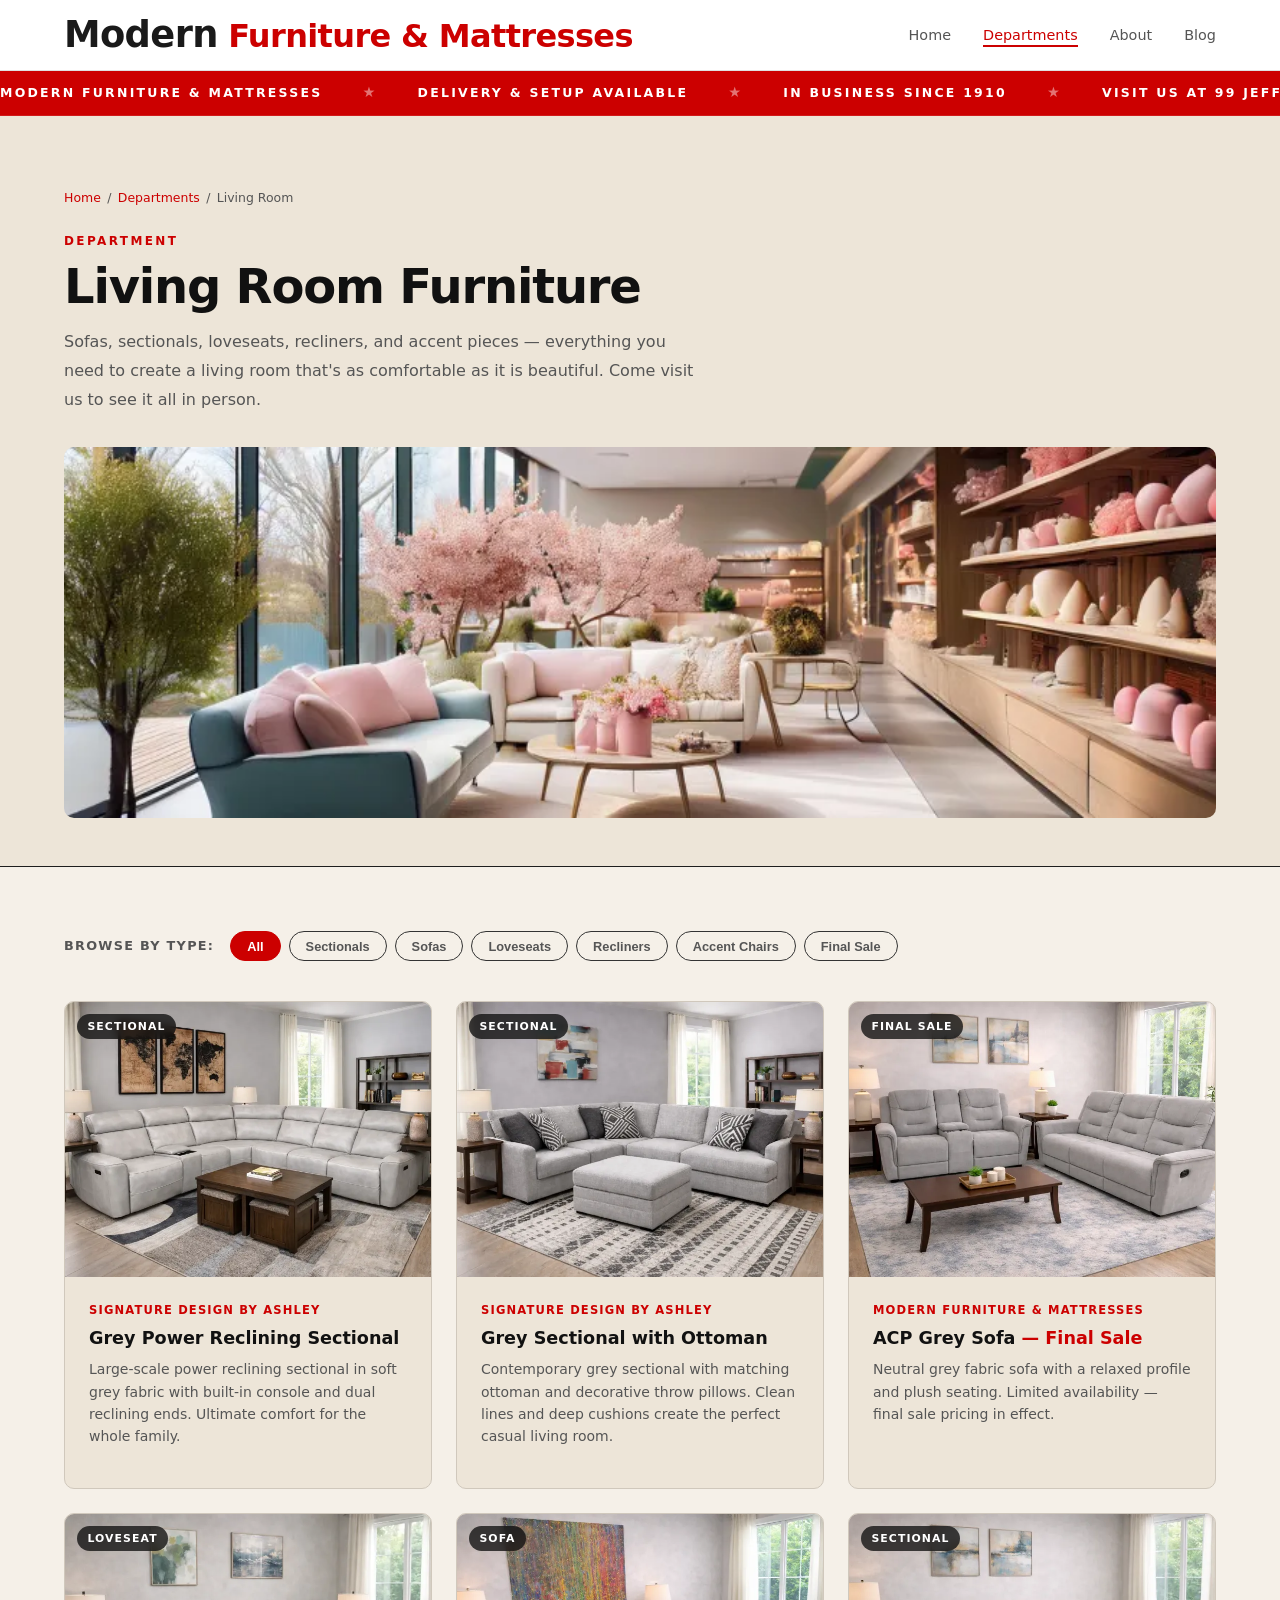
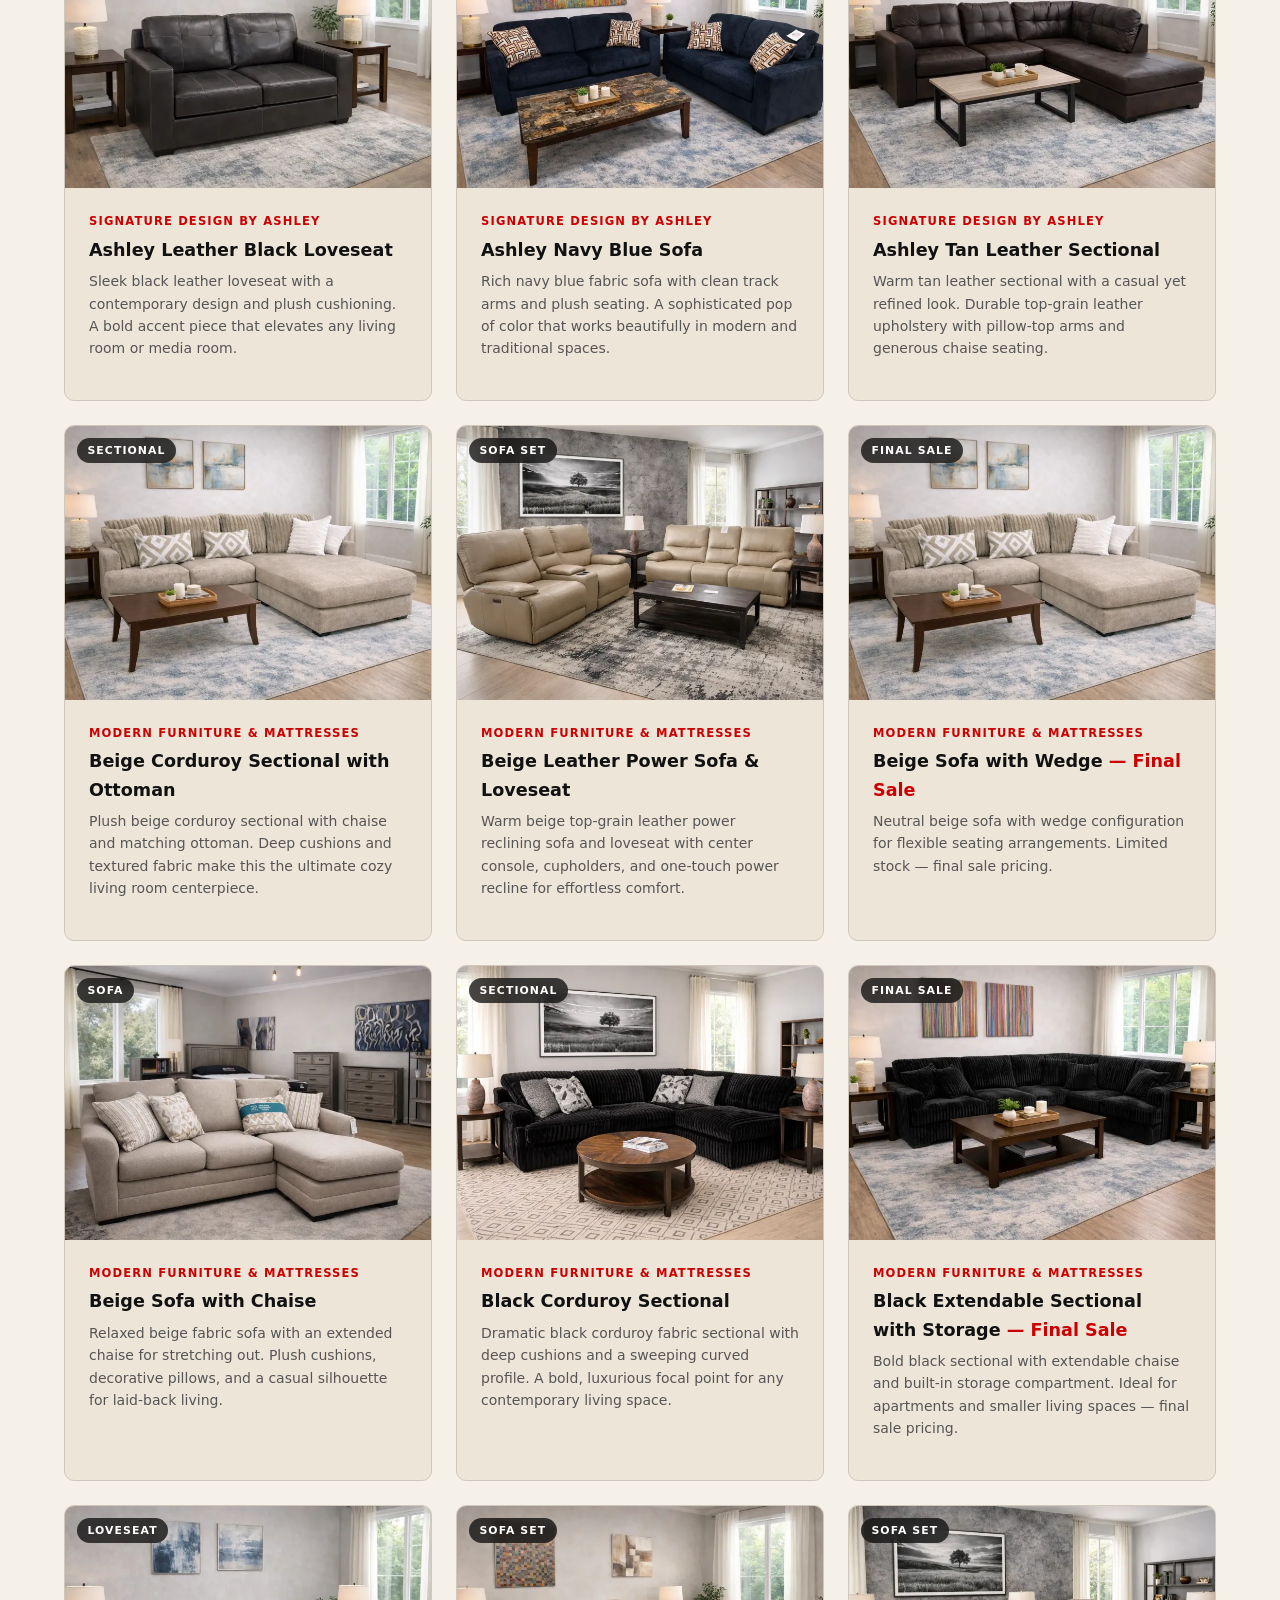
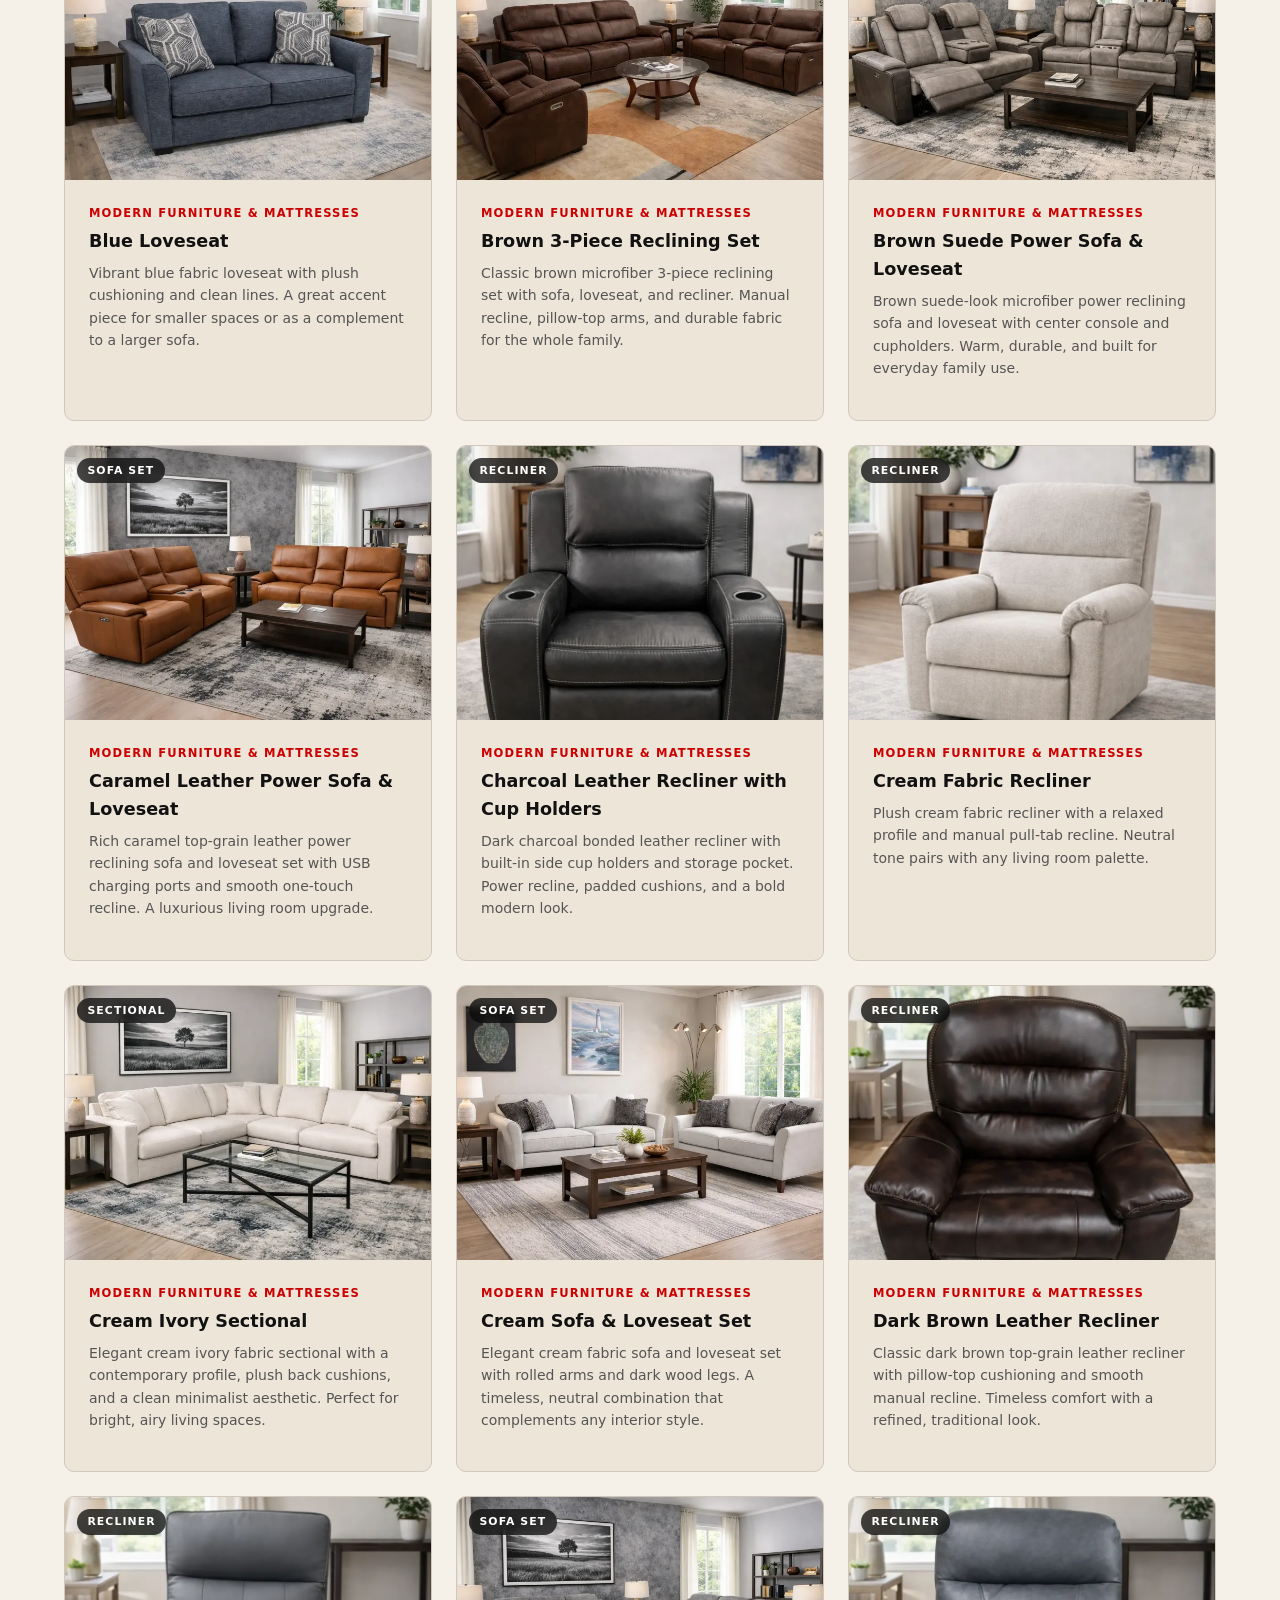
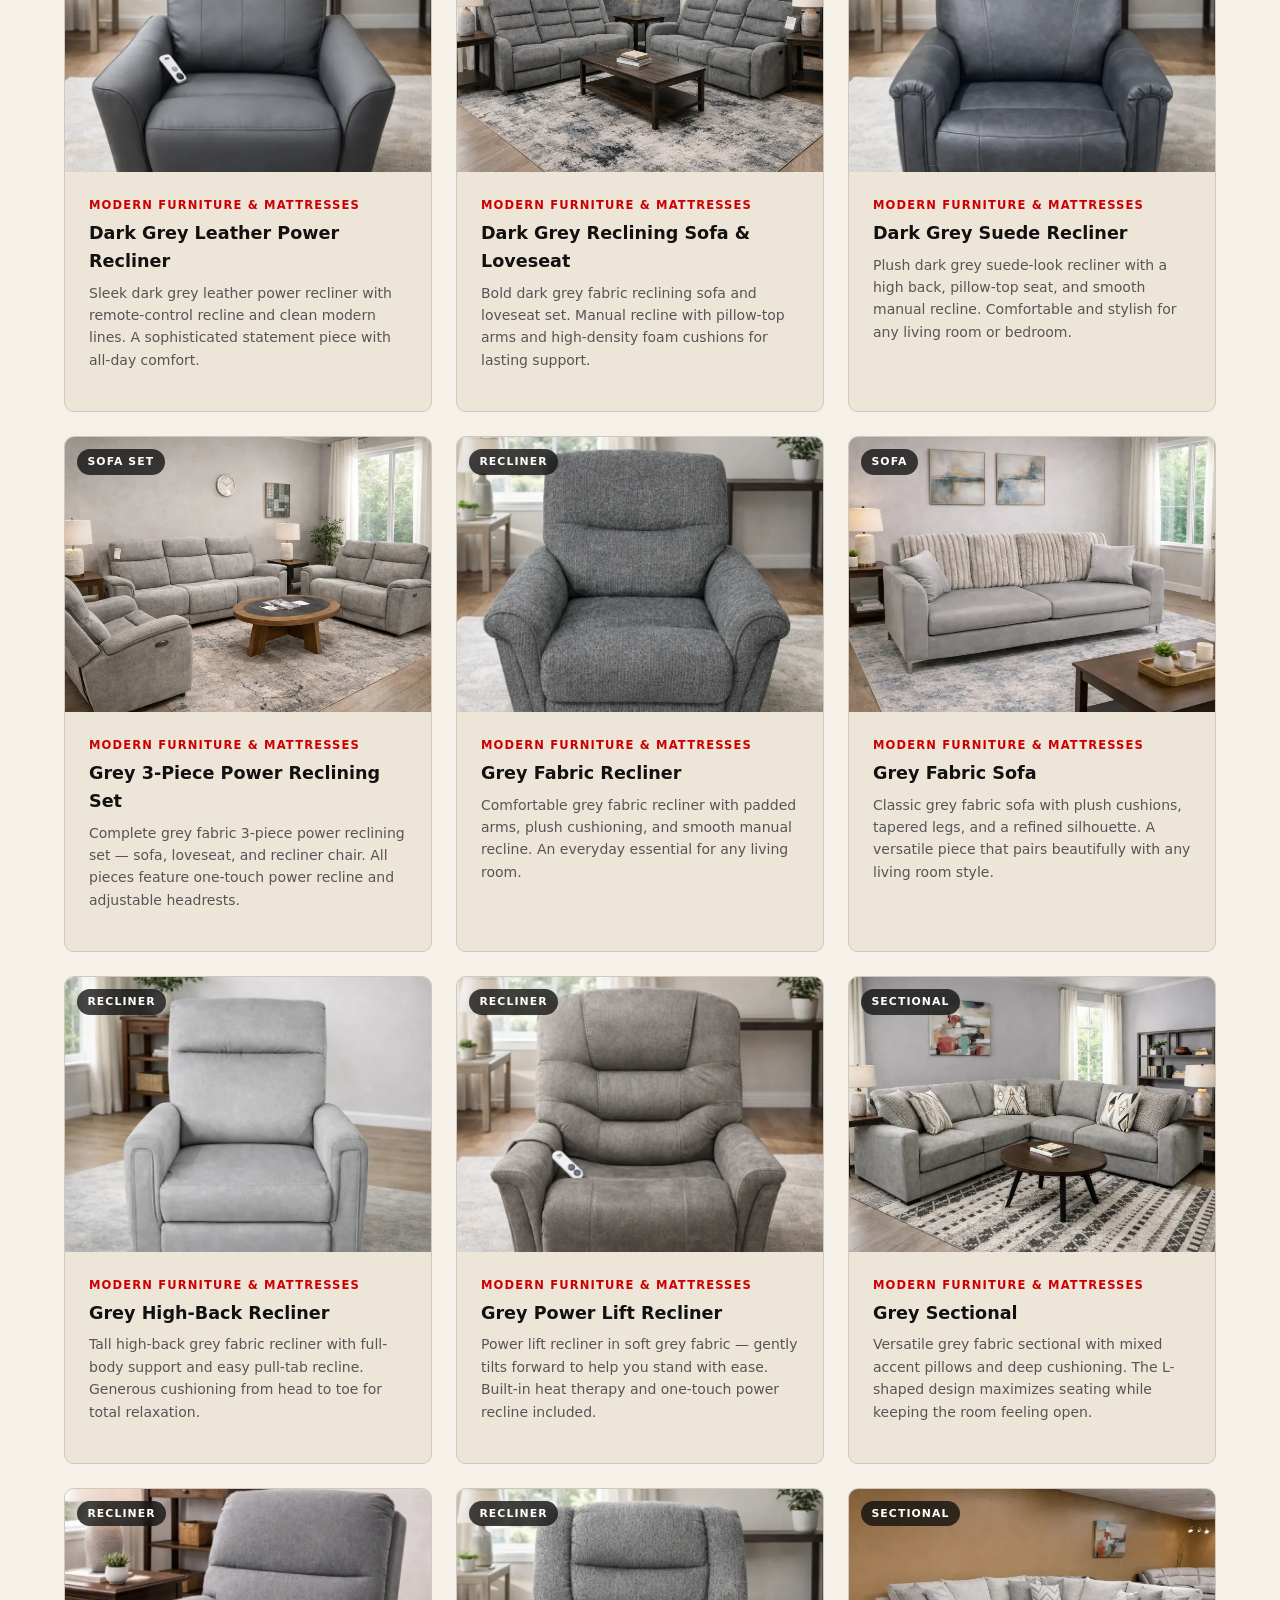
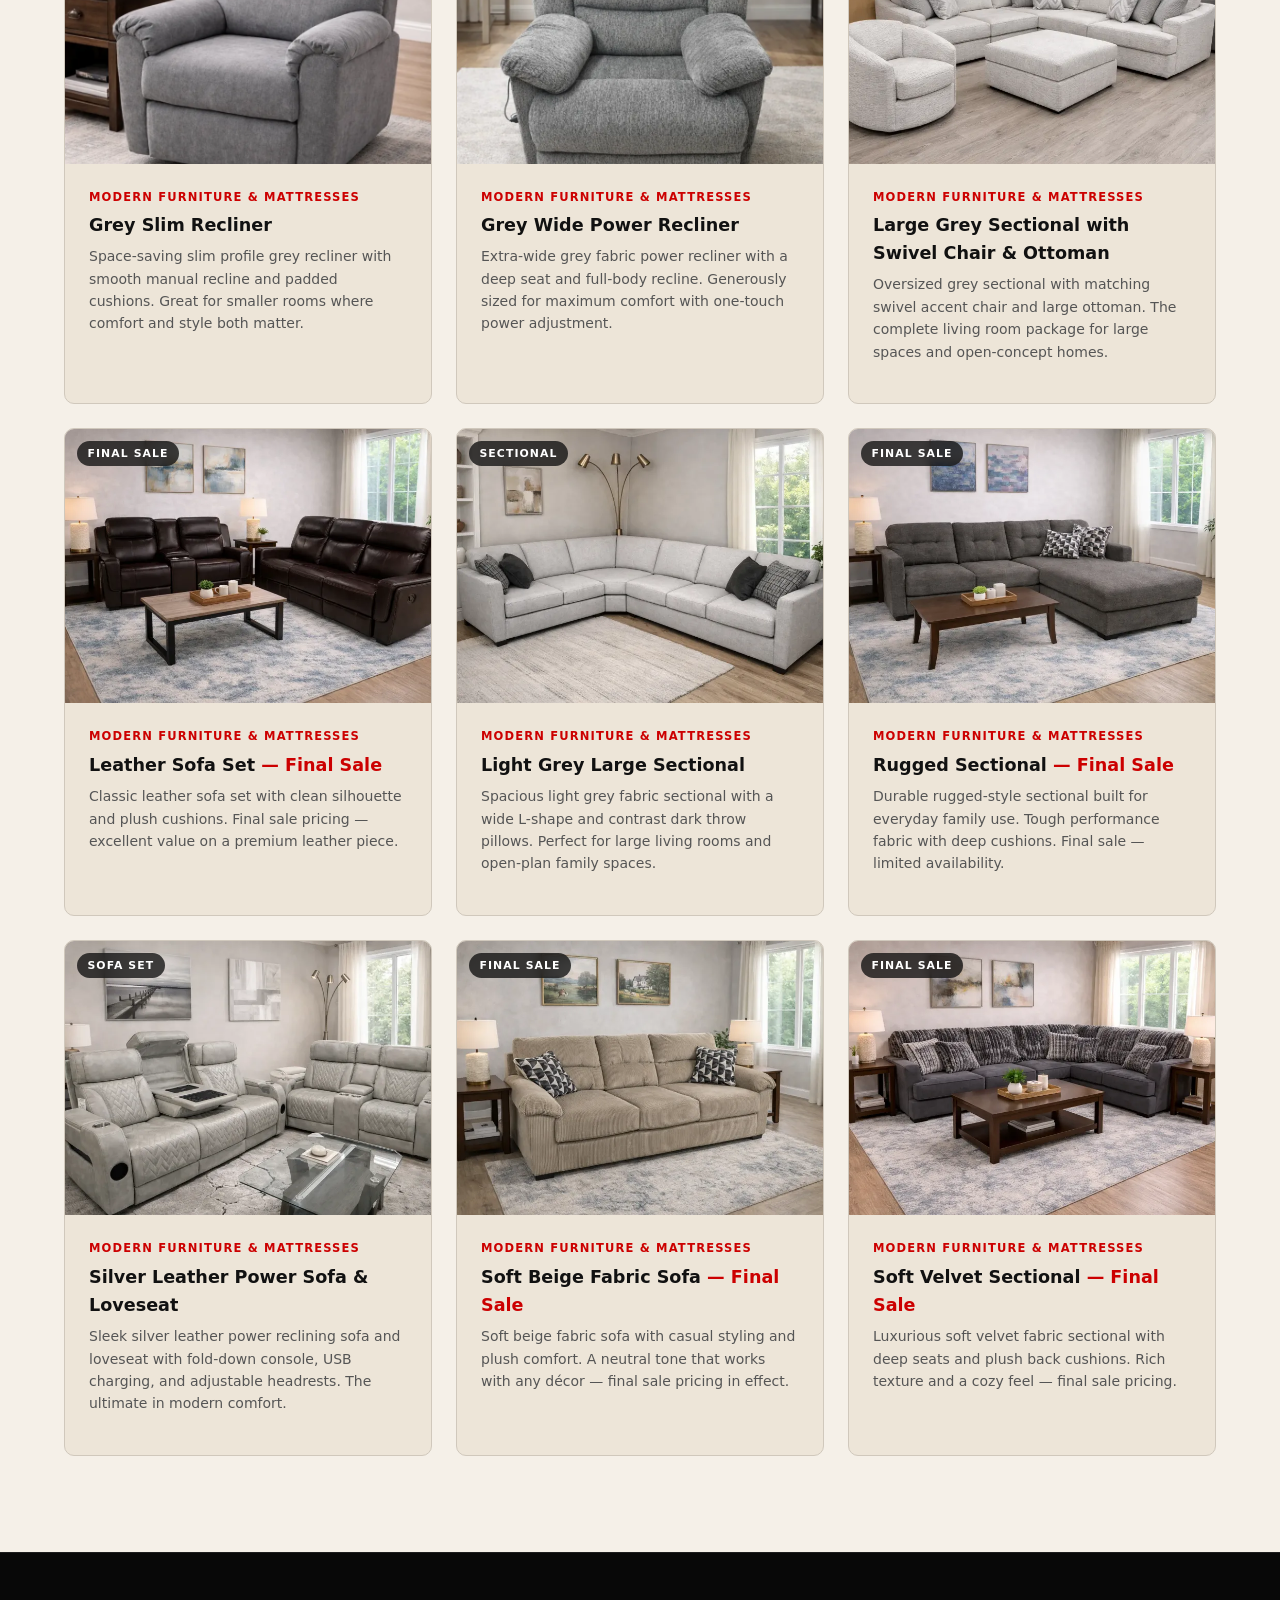
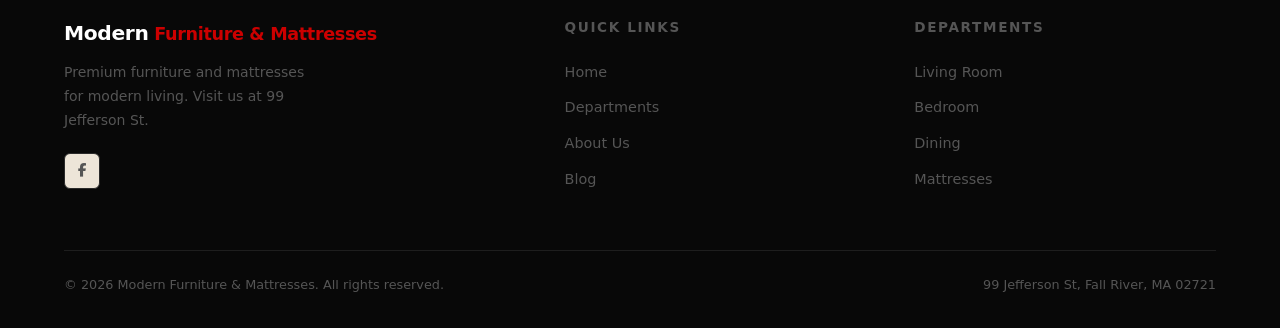
<file: living-room.html>
<!DOCTYPE html>
<html lang="en">
<head>
  <meta charset="UTF-8" />
  <meta name="viewport" content="width=device-width, initial-scale=1.0" />
  <title>Living Room Furniture in Fall River, MA | Modern Furniture & Mattresses</title>
  <meta name="description" content="Shop sofas, sectionals, loveseats & recliners at Modern Furniture & Mattresses in Fall River, MA. Visit our showroom at 99 Jefferson St or call (508) 463-6272." />
  <meta name="keywords" content="living room furniture Fall River MA, sofas Fall River, sectionals, loveseats, recliners, furniture store Massachusetts" />
  <meta name="robots" content="index, follow" />
  <link rel="canonical" href="https://modernfurniturema.com/living-room.html" />
  <meta property="og:type" content="website" />
  <meta property="og:title" content="Living Room Furniture in Fall River, MA | Modern Furniture & Mattresses" />
  <meta property="og:description" content="Shop sofas, sectionals, loveseats & recliners at 99 Jefferson St, Fall River, MA." />
  <meta property="og:url" content="https://modernfurniturema.com/living-room.html" />
  <meta property="og:site_name" content="Modern Furniture & Mattresses" />

  <!-- Font Awesome -->
  <link rel="stylesheet" href="https://cdnjs.cloudflare.com/ajax/libs/font-awesome/6.5.0/css/all.min.css" crossorigin="anonymous" />
  <!-- Main Stylesheet -->
  <link rel="stylesheet" href="css/style.css" />
</head>
<body>

  <!-- ==================== NAVIGATION ==================== -->
  <header class="navbar" id="navbar">
    <div class="container nav-inner">
      <a href="index.html" class="nav-logo"><em class="logo-modern">Modern</em> <span>Furniture &amp; Mattresses</span></a>
      <nav>
        <ul class="nav-links">
          <li><a href="index.html#hero">Home</a></li>
          <li><a href="index.html#departments" class="active">Departments</a></li>
          <li><a href="index.html#about">About</a></li>
          <li><a href="blog.html">Blog</a></li>
        </ul>
      </nav>
      <button class="hamburger" aria-label="Toggle menu">
        <span></span><span></span><span></span>
      </button>
    </div>
  </header>

  <main>

    <!-- ==================== TICKER ==================== -->
    <div class="ticker-bar" aria-hidden="true">
      <div class="ticker-track">
        <div class="ticker-item">
          Modern Furniture &amp; Mattresses
          <span class="ticker-sep">★</span>
          Delivery &amp; Setup Available
          <span class="ticker-sep">★</span>
          In Business Since 1910
          <span class="ticker-sep">★</span>
          Visit Us at 99 Jefferson St
          <span class="ticker-sep">★</span>
          Living Room &nbsp;·&nbsp; Bedroom &nbsp;·&nbsp; Dining &nbsp;·&nbsp; Mattresses
          <span class="ticker-sep">★</span>
        </div>
        <div class="ticker-item">
          Modern Furniture &amp; Mattresses
          <span class="ticker-sep">★</span>
          Delivery &amp; Setup Available
          <span class="ticker-sep">★</span>
          In Business Since 1910
          <span class="ticker-sep">★</span>
          Visit Us at 99 Jefferson St
          <span class="ticker-sep">★</span>
          Living Room &nbsp;·&nbsp; Bedroom &nbsp;·&nbsp; Dining &nbsp;·&nbsp; Mattresses
          <span class="ticker-sep">★</span>
        </div>
      </div>
    </div>

    <!-- ==================== PAGE HERO ==================== -->
    <section class="dept-page-hero">
      <div class="container">
        <div class="dept-page-breadcrumb">
          <a href="index.html">Home</a>
          <span>/</span>
          <a href="index.html#departments">Departments</a>
          <span>/</span>
          <span>Living Room</span>
        </div>
        <p class="section-label">Department</p>
        <h1>Living Room Furniture</h1>
        <p class="dept-page-desc">Sofas, sectionals, loveseats, recliners, and accent pieces — everything you need to create a living room that's as comfortable as it is beautiful. Come visit us to see it all in person.</p>
        <img src="images-opt/spring-banner.webp" alt="Living room furniture showroom" class="dept-hero-banner" />
      </div>
    </section>

    <!-- ==================== PRODUCTS ==================== -->
    <section class="dept-products">
      <div class="container">

        <!-- Filter bar -->
        <div class="dept-filter-bar fade-in">
          <span class="dept-filter-label">Browse by type:</span>
          <div class="dept-filter-tags">
            <button class="filter-tag active" data-filter="all">All</button>
            <button class="filter-tag" data-filter="sectional">Sectionals</button>
            <button class="filter-tag" data-filter="sofa">Sofas</button>
            <button class="filter-tag" data-filter="loveseat">Loveseats</button>
            <button class="filter-tag" data-filter="recliner">Recliners</button>
            <button class="filter-tag" data-filter="chair">Accent Chairs</button>
            <button class="filter-tag sale-filter-tag" data-filter="sale">Final Sale</button>
          </div>
        </div>

        <div class="products-grid" id="productsGrid">

          <!-- Grey Power Reclining Sectional -->
          <article class="product-card fade-in" data-type="sectional" style="cursor:pointer;">
            <div class="product-img">
              <img src="images-opt/living-room/B36FB29E-EC50-4035-BAD6-EEDC4926B4AD.webp" alt="Grey Power Reclining Sectional" loading="lazy">
              <span class="product-badge">Sectional</span>
            </div>
            <div class="product-info">
              <p class="product-collection">Signature Design by Ashley</p>
              <h3 class="product-name">Grey Power Reclining Sectional</h3>
              <p class="product-desc">Large-scale power reclining sectional in soft grey fabric with built-in console and dual reclining ends. Ultimate comfort for the whole family.</p>
            </div>
          </article>

          <!-- Grey Sectional with Ottoman -->
          <article class="product-card fade-in" data-type="sectional" style="cursor:pointer;">
            <div class="product-img">
              <img src="images-opt/living-room/C274C22A-033C-4F48-AA48-9E2666CD4BB0.webp" alt="Grey Sectional with Ottoman" loading="lazy">
              <span class="product-badge">Sectional</span>
            </div>
            <div class="product-info">
              <p class="product-collection">Signature Design by Ashley</p>
              <h3 class="product-name">Grey Sectional with Ottoman</h3>
              <p class="product-desc">Contemporary grey sectional with matching ottoman and decorative throw pillows. Clean lines and deep cushions create the perfect casual living room.</p>
            </div>
          </article>

          <!-- ACP Grey Sofa - Final Sale -->
          <article class="product-card fade-in" data-sale="true" data-type="sofa" style="cursor:pointer;">
            <div class="product-img">
              <img src="images-opt/living-room/acp-grey-sofa-finalsale.webp" alt="ACP Grey Sofa Final Sale" loading="lazy">
              <span class="product-badge sale-badge">Final Sale</span>
            </div>
            <div class="product-info">
              <p class="product-collection">Modern Furniture &amp; Mattresses</p>
              <h3 class="product-name">ACP Grey Sofa <span style="color:var(--primary);">— Final Sale</span></h3>
              <p class="product-desc">Neutral grey fabric sofa with a relaxed profile and plush seating. Limited availability — final sale pricing in effect.</p>
            </div>
          </article>

          <!-- Ashley Leather Black Loveseat -->
          <article class="product-card fade-in" data-type="loveseat" style="cursor:pointer;">
            <div class="product-img">
              <img src="images-opt/living-room/ashley-leather-black-loveseat.webp" alt="Ashley Leather Black Loveseat" loading="lazy">
              <span class="product-badge">Loveseat</span>
            </div>
            <div class="product-info">
              <p class="product-collection">Signature Design by Ashley</p>
              <h3 class="product-name">Ashley Leather Black Loveseat</h3>
              <p class="product-desc">Sleek black leather loveseat with a contemporary design and plush cushioning. A bold accent piece that elevates any living room or media room.</p>
            </div>
          </article>

          <!-- Ashley Navy Blue Sofa -->
          <article class="product-card fade-in" data-type="sofa" style="cursor:pointer;">
            <div class="product-img">
              <img src="images-opt/living-room/ashley-navy-blue-sofa.webp" alt="Ashley Navy Blue Sofa" loading="lazy">
              <span class="product-badge">Sofa</span>
            </div>
            <div class="product-info">
              <p class="product-collection">Signature Design by Ashley</p>
              <h3 class="product-name">Ashley Navy Blue Sofa</h3>
              <p class="product-desc">Rich navy blue fabric sofa with clean track arms and plush seating. A sophisticated pop of color that works beautifully in modern and traditional spaces.</p>
            </div>
          </article>

          <!-- Ashley Tan Leather Sectional -->
          <article class="product-card fade-in" data-type="sectional" style="cursor:pointer;">
            <div class="product-img">
              <img src="images-opt/living-room/ashley-tan-leather-sectional.webp" alt="Ashley Tan Leather Sectional" loading="lazy">
              <span class="product-badge">Sectional</span>
            </div>
            <div class="product-info">
              <p class="product-collection">Signature Design by Ashley</p>
              <h3 class="product-name">Ashley Tan Leather Sectional</h3>
              <p class="product-desc">Warm tan leather sectional with a casual yet refined look. Durable top-grain leather upholstery with pillow-top arms and generous chaise seating.</p>
            </div>
          </article>

          <!-- Beige Corduroy Sectional with Ottoman -->
          <article class="product-card fade-in" data-type="sectional" style="cursor:pointer;">
            <div class="product-img">
              <img src="images-opt/living-room/beige-corduroy-sectional-ottoman.webp" alt="Beige Corduroy Sectional with Ottoman" loading="lazy">
              <span class="product-badge">Sectional</span>
            </div>
            <div class="product-info">
              <p class="product-collection">Modern Furniture &amp; Mattresses</p>
              <h3 class="product-name">Beige Corduroy Sectional with Ottoman</h3>
              <p class="product-desc">Plush beige corduroy sectional with chaise and matching ottoman. Deep cushions and textured fabric make this the ultimate cozy living room centerpiece.</p>
            </div>
          </article>

          <!-- Beige Leather Power Sofa & Loveseat -->
          <article class="product-card fade-in" data-type="sofa" style="cursor:pointer;">
            <div class="product-img">
              <img src="images-opt/living-room/beige-leather-power-sofa-loveseat.webp" alt="Beige Leather Power Sofa and Loveseat" loading="lazy">
              <span class="product-badge">Sofa Set</span>
            </div>
            <div class="product-info">
              <p class="product-collection">Modern Furniture &amp; Mattresses</p>
              <h3 class="product-name">Beige Leather Power Sofa &amp; Loveseat</h3>
              <p class="product-desc">Warm beige top-grain leather power reclining sofa and loveseat with center console, cupholders, and one-touch power recline for effortless comfort.</p>
            </div>
          </article>

          <!-- Beige Sofa with Wedge - Final Sale -->
          <article class="product-card fade-in" data-sale="true" data-type="sofa" style="cursor:pointer;">
            <div class="product-img">
              <img src="images-opt/living-room/beige-sofa-wedge-finalsale.webp" alt="Beige Sofa with Wedge Final Sale" loading="lazy">
              <span class="product-badge sale-badge">Final Sale</span>
            </div>
            <div class="product-info">
              <p class="product-collection">Modern Furniture &amp; Mattresses</p>
              <h3 class="product-name">Beige Sofa with Wedge <span style="color:var(--primary);">— Final Sale</span></h3>
              <p class="product-desc">Neutral beige sofa with wedge configuration for flexible seating arrangements. Limited stock — final sale pricing.</p>
            </div>
          </article>

          <!-- Beige Sofa with Chaise -->
          <article class="product-card fade-in" data-type="sofa" style="cursor:pointer;">
            <div class="product-img">
              <img src="images-opt/living-room/beige-sofa-with-chaise.webp" alt="Beige Sofa with Chaise" loading="lazy">
              <span class="product-badge">Sofa</span>
            </div>
            <div class="product-info">
              <p class="product-collection">Modern Furniture &amp; Mattresses</p>
              <h3 class="product-name">Beige Sofa with Chaise</h3>
              <p class="product-desc">Relaxed beige fabric sofa with an extended chaise for stretching out. Plush cushions, decorative pillows, and a casual silhouette for laid-back living.</p>
            </div>
          </article>

          <!-- Black Corduroy Sectional -->
          <article class="product-card fade-in" data-type="sectional" style="cursor:pointer;">
            <div class="product-img">
              <img src="images-opt/living-room/black-corduroy-sectional.webp" alt="Black Corduroy Sectional" loading="lazy">
              <span class="product-badge">Sectional</span>
            </div>
            <div class="product-info">
              <p class="product-collection">Modern Furniture &amp; Mattresses</p>
              <h3 class="product-name">Black Corduroy Sectional</h3>
              <p class="product-desc">Dramatic black corduroy fabric sectional with deep cushions and a sweeping curved profile. A bold, luxurious focal point for any contemporary living space.</p>
            </div>
          </article>

          <!-- Black Extendable Sectional - Final Sale -->
          <article class="product-card fade-in" data-sale="true" data-type="sectional" style="cursor:pointer;">
            <div class="product-img">
              <img src="images-opt/living-room/black-extendable-sectional-finalsale.webp" alt="Black Extendable Sectional with Storage Final Sale" loading="lazy">
              <span class="product-badge sale-badge">Final Sale</span>
            </div>
            <div class="product-info">
              <p class="product-collection">Modern Furniture &amp; Mattresses</p>
              <h3 class="product-name">Black Extendable Sectional with Storage <span style="color:var(--primary);">— Final Sale</span></h3>
              <p class="product-desc">Bold black sectional with extendable chaise and built-in storage compartment. Ideal for apartments and smaller living spaces — final sale pricing.</p>
            </div>
          </article>

          <!-- Blue Loveseat -->
          <article class="product-card fade-in" data-type="loveseat" style="cursor:pointer;">
            <div class="product-img">
              <img src="images-opt/living-room/blue-loveseat.webp" alt="Blue Loveseat" loading="lazy">
              <span class="product-badge">Loveseat</span>
            </div>
            <div class="product-info">
              <p class="product-collection">Modern Furniture &amp; Mattresses</p>
              <h3 class="product-name">Blue Loveseat</h3>
              <p class="product-desc">Vibrant blue fabric loveseat with plush cushioning and clean lines. A great accent piece for smaller spaces or as a complement to a larger sofa.</p>
            </div>
          </article>

          <!-- Brown 3-Piece Reclining Set -->
          <article class="product-card fade-in" data-type="sofa" style="cursor:pointer;">
            <div class="product-img">
              <img src="images-opt/living-room/brown-3pc-reclining-set.webp" alt="Brown 3-Piece Reclining Set" loading="lazy">
              <span class="product-badge">Sofa Set</span>
            </div>
            <div class="product-info">
              <p class="product-collection">Modern Furniture &amp; Mattresses</p>
              <h3 class="product-name">Brown 3-Piece Reclining Set</h3>
              <p class="product-desc">Classic brown microfiber 3-piece reclining set with sofa, loveseat, and recliner. Manual recline, pillow-top arms, and durable fabric for the whole family.</p>
            </div>
          </article>

          <!-- Brown Suede Power Sofa & Loveseat -->
          <article class="product-card fade-in" data-type="sofa" style="cursor:pointer;">
            <div class="product-img">
              <img src="images-opt/living-room/brown-suede-power-sofa-loveseat.webp" alt="Brown Suede Power Sofa and Loveseat" loading="lazy">
              <span class="product-badge">Sofa Set</span>
            </div>
            <div class="product-info">
              <p class="product-collection">Modern Furniture &amp; Mattresses</p>
              <h3 class="product-name">Brown Suede Power Sofa &amp; Loveseat</h3>
              <p class="product-desc">Brown suede-look microfiber power reclining sofa and loveseat with center console and cupholders. Warm, durable, and built for everyday family use.</p>
            </div>
          </article>

          <!-- Caramel Leather Power Sofa & Loveseat -->
          <article class="product-card fade-in" data-type="sofa" style="cursor:pointer;">
            <div class="product-img">
              <img src="images-opt/living-room/caramel-leather-power-sofa-loveseat.webp" alt="Caramel Leather Power Sofa and Loveseat" loading="lazy">
              <span class="product-badge">Sofa Set</span>
            </div>
            <div class="product-info">
              <p class="product-collection">Modern Furniture &amp; Mattresses</p>
              <h3 class="product-name">Caramel Leather Power Sofa &amp; Loveseat</h3>
              <p class="product-desc">Rich caramel top-grain leather power reclining sofa and loveseat set with USB charging ports and smooth one-touch recline. A luxurious living room upgrade.</p>
            </div>
          </article>

          <!-- Charcoal Leather Recliner with Cup Holders -->
          <article class="product-card fade-in" data-type="recliner" style="cursor:pointer;">
            <div class="product-img">
              <img src="images-opt/living-room/charcoal-leather-recliner-cupholder.webp" alt="Charcoal Leather Recliner with Cup Holders" loading="lazy">
              <span class="product-badge">Recliner</span>
            </div>
            <div class="product-info">
              <p class="product-collection">Modern Furniture &amp; Mattresses</p>
              <h3 class="product-name">Charcoal Leather Recliner with Cup Holders</h3>
              <p class="product-desc">Dark charcoal bonded leather recliner with built-in side cup holders and storage pocket. Power recline, padded cushions, and a bold modern look.</p>
            </div>
          </article>

          <!-- Cream Fabric Recliner -->
          <article class="product-card fade-in" data-type="recliner" style="cursor:pointer;">
            <div class="product-img">
              <img src="images-opt/living-room/cream-fabric-recliner.webp" alt="Cream Fabric Recliner" loading="lazy">
              <span class="product-badge">Recliner</span>
            </div>
            <div class="product-info">
              <p class="product-collection">Modern Furniture &amp; Mattresses</p>
              <h3 class="product-name">Cream Fabric Recliner</h3>
              <p class="product-desc">Plush cream fabric recliner with a relaxed profile and manual pull-tab recline. Neutral tone pairs with any living room palette.</p>
            </div>
          </article>

          <!-- Cream Ivory Sectional -->
          <article class="product-card fade-in" data-type="sectional" style="cursor:pointer;">
            <div class="product-img">
              <img src="images-opt/living-room/cream-ivory-sectional.webp" alt="Cream Ivory Sectional" loading="lazy">
              <span class="product-badge">Sectional</span>
            </div>
            <div class="product-info">
              <p class="product-collection">Modern Furniture &amp; Mattresses</p>
              <h3 class="product-name">Cream Ivory Sectional</h3>
              <p class="product-desc">Elegant cream ivory fabric sectional with a contemporary profile, plush back cushions, and a clean minimalist aesthetic. Perfect for bright, airy living spaces.</p>
            </div>
          </article>

          <!-- Cream Sofa & Loveseat Set -->
          <article class="product-card fade-in" data-type="sofa" style="cursor:pointer;">
            <div class="product-img">
              <img src="images-opt/living-room/cream-sofa-loveseat-set.webp" alt="Cream Sofa and Loveseat Set" loading="lazy">
              <span class="product-badge">Sofa Set</span>
            </div>
            <div class="product-info">
              <p class="product-collection">Modern Furniture &amp; Mattresses</p>
              <h3 class="product-name">Cream Sofa &amp; Loveseat Set</h3>
              <p class="product-desc">Elegant cream fabric sofa and loveseat set with rolled arms and dark wood legs. A timeless, neutral combination that complements any interior style.</p>
            </div>
          </article>

          <!-- Dark Brown Leather Recliner -->
          <article class="product-card fade-in" data-type="recliner" style="cursor:pointer;">
            <div class="product-img">
              <img src="images-opt/living-room/dark-brown-leather-recliner.webp" alt="Dark Brown Leather Recliner" loading="lazy">
              <span class="product-badge">Recliner</span>
            </div>
            <div class="product-info">
              <p class="product-collection">Modern Furniture &amp; Mattresses</p>
              <h3 class="product-name">Dark Brown Leather Recliner</h3>
              <p class="product-desc">Classic dark brown top-grain leather recliner with pillow-top cushioning and smooth manual recline. Timeless comfort with a refined, traditional look.</p>
            </div>
          </article>

          <!-- Dark Grey Leather Power Recliner -->
          <article class="product-card fade-in" data-type="recliner" style="cursor:pointer;">
            <div class="product-img">
              <img src="images-opt/living-room/dark-grey-leather-power-recliner.webp" alt="Dark Grey Leather Power Recliner" loading="lazy">
              <span class="product-badge">Recliner</span>
            </div>
            <div class="product-info">
              <p class="product-collection">Modern Furniture &amp; Mattresses</p>
              <h3 class="product-name">Dark Grey Leather Power Recliner</h3>
              <p class="product-desc">Sleek dark grey leather power recliner with remote-control recline and clean modern lines. A sophisticated statement piece with all-day comfort.</p>
            </div>
          </article>

          <!-- Dark Grey Reclining Sofa & Loveseat -->
          <article class="product-card fade-in" data-type="sofa" style="cursor:pointer;">
            <div class="product-img">
              <img src="images-opt/living-room/dark-grey-reclining-sofa-loveseat.webp" alt="Dark Grey Reclining Sofa and Loveseat" loading="lazy">
              <span class="product-badge">Sofa Set</span>
            </div>
            <div class="product-info">
              <p class="product-collection">Modern Furniture &amp; Mattresses</p>
              <h3 class="product-name">Dark Grey Reclining Sofa &amp; Loveseat</h3>
              <p class="product-desc">Bold dark grey fabric reclining sofa and loveseat set. Manual recline with pillow-top arms and high-density foam cushions for lasting support.</p>
            </div>
          </article>

          <!-- Dark Grey Suede Recliner -->
          <article class="product-card fade-in" data-type="recliner" style="cursor:pointer;">
            <div class="product-img">
              <img src="images-opt/living-room/dark-grey-suede-recliner.webp" alt="Dark Grey Suede Recliner" loading="lazy">
              <span class="product-badge">Recliner</span>
            </div>
            <div class="product-info">
              <p class="product-collection">Modern Furniture &amp; Mattresses</p>
              <h3 class="product-name">Dark Grey Suede Recliner</h3>
              <p class="product-desc">Plush dark grey suede-look recliner with a high back, pillow-top seat, and smooth manual recline. Comfortable and stylish for any living room or bedroom.</p>
            </div>
          </article>

          <!-- Grey 3-Piece Power Reclining Set -->
          <article class="product-card fade-in" data-type="sofa" style="cursor:pointer;">
            <div class="product-img">
              <img src="images-opt/living-room/grey-3pc-power-reclining-set.webp" alt="Grey 3-Piece Power Reclining Set" loading="lazy">
              <span class="product-badge">Sofa Set</span>
            </div>
            <div class="product-info">
              <p class="product-collection">Modern Furniture &amp; Mattresses</p>
              <h3 class="product-name">Grey 3-Piece Power Reclining Set</h3>
              <p class="product-desc">Complete grey fabric 3-piece power reclining set — sofa, loveseat, and recliner chair. All pieces feature one-touch power recline and adjustable headrests.</p>
            </div>
          </article>

          <!-- Grey Fabric Recliner -->
          <article class="product-card fade-in" data-type="recliner" style="cursor:pointer;">
            <div class="product-img">
              <img src="images-opt/living-room/grey-fabric-recliner.webp" alt="Grey Fabric Recliner" loading="lazy">
              <span class="product-badge">Recliner</span>
            </div>
            <div class="product-info">
              <p class="product-collection">Modern Furniture &amp; Mattresses</p>
              <h3 class="product-name">Grey Fabric Recliner</h3>
              <p class="product-desc">Comfortable grey fabric recliner with padded arms, plush cushioning, and smooth manual recline. An everyday essential for any living room.</p>
            </div>
          </article>

          <!-- Grey Fabric Sofa -->
          <article class="product-card fade-in" data-type="sofa" style="cursor:pointer;">
            <div class="product-img">
              <img src="images-opt/living-room/grey-fabric-sofa.webp" alt="Grey Fabric Sofa" loading="lazy">
              <span class="product-badge">Sofa</span>
            </div>
            <div class="product-info">
              <p class="product-collection">Modern Furniture &amp; Mattresses</p>
              <h3 class="product-name">Grey Fabric Sofa</h3>
              <p class="product-desc">Classic grey fabric sofa with plush cushions, tapered legs, and a refined silhouette. A versatile piece that pairs beautifully with any living room style.</p>
            </div>
          </article>

          <!-- Grey High-Back Recliner -->
          <article class="product-card fade-in" data-type="recliner" style="cursor:pointer;">
            <div class="product-img">
              <img src="images-opt/living-room/grey-highback-recliner.webp" alt="Grey High-Back Recliner" loading="lazy">
              <span class="product-badge">Recliner</span>
            </div>
            <div class="product-info">
              <p class="product-collection">Modern Furniture &amp; Mattresses</p>
              <h3 class="product-name">Grey High-Back Recliner</h3>
              <p class="product-desc">Tall high-back grey fabric recliner with full-body support and easy pull-tab recline. Generous cushioning from head to toe for total relaxation.</p>
            </div>
          </article>

          <!-- Grey Power Lift Recliner -->
          <article class="product-card fade-in" data-type="recliner" style="cursor:pointer;">
            <div class="product-img">
              <img src="images-opt/living-room/grey-power-lift-recliner.webp" alt="Grey Power Lift Recliner" loading="lazy">
              <span class="product-badge">Recliner</span>
            </div>
            <div class="product-info">
              <p class="product-collection">Modern Furniture &amp; Mattresses</p>
              <h3 class="product-name">Grey Power Lift Recliner</h3>
              <p class="product-desc">Power lift recliner in soft grey fabric — gently tilts forward to help you stand with ease. Built-in heat therapy and one-touch power recline included.</p>
            </div>
          </article>

          <!-- Grey Sectional -->
          <article class="product-card fade-in" data-type="sectional" style="cursor:pointer;">
            <div class="product-img">
              <img src="images-opt/living-room/grey-sectional-mixed-pillows.webp" alt="Grey Sectional" loading="lazy">
              <span class="product-badge">Sectional</span>
            </div>
            <div class="product-info">
              <p class="product-collection">Modern Furniture &amp; Mattresses</p>
              <h3 class="product-name">Grey Sectional</h3>
              <p class="product-desc">Versatile grey fabric sectional with mixed accent pillows and deep cushioning. The L-shaped design maximizes seating while keeping the room feeling open.</p>
            </div>
          </article>

          <!-- Grey Slim Recliner -->
          <article class="product-card fade-in" data-type="recliner" style="cursor:pointer;">
            <div class="product-img">
              <img src="images-opt/living-room/grey-slim-recliner.webp" alt="Grey Slim Recliner" loading="lazy">
              <span class="product-badge">Recliner</span>
            </div>
            <div class="product-info">
              <p class="product-collection">Modern Furniture &amp; Mattresses</p>
              <h3 class="product-name">Grey Slim Recliner</h3>
              <p class="product-desc">Space-saving slim profile grey recliner with smooth manual recline and padded cushions. Great for smaller rooms where comfort and style both matter.</p>
            </div>
          </article>

          <!-- Grey Wide Power Recliner -->
          <article class="product-card fade-in" data-type="recliner" style="cursor:pointer;">
            <div class="product-img">
              <img src="images-opt/living-room/grey-wide-power-recliner.webp" alt="Grey Wide Power Recliner" loading="lazy">
              <span class="product-badge">Recliner</span>
            </div>
            <div class="product-info">
              <p class="product-collection">Modern Furniture &amp; Mattresses</p>
              <h3 class="product-name">Grey Wide Power Recliner</h3>
              <p class="product-desc">Extra-wide grey fabric power recliner with a deep seat and full-body recline. Generously sized for maximum comfort with one-touch power adjustment.</p>
            </div>
          </article>

          <!-- Large Grey Sectional with Swivel Chair & Ottoman -->
          <article class="product-card fade-in" data-type="sectional" style="cursor:pointer;">
            <div class="product-img">
              <img src="images-opt/living-room/large-grey-sectional-swivel-ottoman.webp" alt="Large Grey Sectional with Swivel Chair and Ottoman" loading="lazy">
              <span class="product-badge">Sectional</span>
            </div>
            <div class="product-info">
              <p class="product-collection">Modern Furniture &amp; Mattresses</p>
              <h3 class="product-name">Large Grey Sectional with Swivel Chair &amp; Ottoman</h3>
              <p class="product-desc">Oversized grey sectional with matching swivel accent chair and large ottoman. The complete living room package for large spaces and open-concept homes.</p>
            </div>
          </article>

          <!-- Leather Sofa Set - Final Sale -->
          <article class="product-card fade-in" data-sale="true" data-type="sofa" style="cursor:pointer;">
            <div class="product-img">
              <img src="images-opt/living-room/leather-sofa-set-finalsale.webp" alt="Leather Sofa Set Final Sale" loading="lazy">
              <span class="product-badge sale-badge">Final Sale</span>
            </div>
            <div class="product-info">
              <p class="product-collection">Modern Furniture &amp; Mattresses</p>
              <h3 class="product-name">Leather Sofa Set <span style="color:var(--primary);">— Final Sale</span></h3>
              <p class="product-desc">Classic leather sofa set with clean silhouette and plush cushions. Final sale pricing — excellent value on a premium leather piece.</p>
            </div>
          </article>

          <!-- Light Grey Large Sectional -->
          <article class="product-card fade-in" data-type="sectional" style="cursor:pointer;">
            <div class="product-img">
              <img src="images-opt/living-room/light-grey-large-sectional.webp" alt="Light Grey Large Sectional" loading="lazy">
              <span class="product-badge">Sectional</span>
            </div>
            <div class="product-info">
              <p class="product-collection">Modern Furniture &amp; Mattresses</p>
              <h3 class="product-name">Light Grey Large Sectional</h3>
              <p class="product-desc">Spacious light grey fabric sectional with a wide L-shape and contrast dark throw pillows. Perfect for large living rooms and open-plan family spaces.</p>
            </div>
          </article>

          <!-- Rugged Sectional - Final Sale -->
          <article class="product-card fade-in" data-sale="true" data-type="sectional" style="cursor:pointer;">
            <div class="product-img">
              <img src="images-opt/living-room/rugged-sectional-finalsale.webp" alt="Rugged Sectional Final Sale" loading="lazy">
              <span class="product-badge sale-badge">Final Sale</span>
            </div>
            <div class="product-info">
              <p class="product-collection">Modern Furniture &amp; Mattresses</p>
              <h3 class="product-name">Rugged Sectional <span style="color:var(--primary);">— Final Sale</span></h3>
              <p class="product-desc">Durable rugged-style sectional built for everyday family use. Tough performance fabric with deep cushions. Final sale — limited availability.</p>
            </div>
          </article>

          <!-- Silver Leather Power Sofa & Loveseat -->
          <article class="product-card fade-in" data-type="sofa" style="cursor:pointer;">
            <div class="product-img">
              <img src="images-opt/living-room/silver-leather-power-sofa-loveseat.webp" alt="Silver Leather Power Sofa and Loveseat" loading="lazy">
              <span class="product-badge">Sofa Set</span>
            </div>
            <div class="product-info">
              <p class="product-collection">Modern Furniture &amp; Mattresses</p>
              <h3 class="product-name">Silver Leather Power Sofa &amp; Loveseat</h3>
              <p class="product-desc">Sleek silver leather power reclining sofa and loveseat with fold-down console, USB charging, and adjustable headrests. The ultimate in modern comfort.</p>
            </div>
          </article>

          <!-- Soft Beige Sofa - Final Sale -->
          <article class="product-card fade-in" data-sale="true" data-type="sofa" style="cursor:pointer;">
            <div class="product-img">
              <img src="images-opt/living-room/soft-beige-sofa-finalsale.webp" alt="Soft Beige Sofa Final Sale" loading="lazy">
              <span class="product-badge sale-badge">Final Sale</span>
            </div>
            <div class="product-info">
              <p class="product-collection">Modern Furniture &amp; Mattresses</p>
              <h3 class="product-name">Soft Beige Fabric Sofa <span style="color:var(--primary);">— Final Sale</span></h3>
              <p class="product-desc">Soft beige fabric sofa with casual styling and plush comfort. A neutral tone that works with any décor — final sale pricing in effect.</p>
            </div>
          </article>

          <!-- Velvet Sectional - Final Sale -->
          <article class="product-card fade-in" data-sale="true" data-type="sectional" style="cursor:pointer;">
            <div class="product-img">
              <img src="images-opt/living-room/velvet-sectional-finalsale.webp" alt="Velvet Sectional Final Sale" loading="lazy">
              <span class="product-badge sale-badge">Final Sale</span>
            </div>
            <div class="product-info">
              <p class="product-collection">Modern Furniture &amp; Mattresses</p>
              <h3 class="product-name">Soft Velvet Sectional <span style="color:var(--primary);">— Final Sale</span></h3>
              <p class="product-desc">Luxurious soft velvet fabric sectional with deep seats and plush back cushions. Rich texture and a cozy feel — final sale pricing.</p>
            </div>
          </article>

        </div>

      </div>
    </section>

  </main>

  <!-- ==================== FOOTER ==================== -->
  <footer class="footer">
    <div class="container">
      <div class="footer-top">
        <div class="footer-brand">
          <div class="nav-logo"><em class="logo-modern">Modern</em> <span>Furniture &amp; Mattresses</span></div>
          <p class="footer-tagline">Premium furniture and mattresses for modern living. Visit us at 99 Jefferson St.</p>
          <div class="footer-socials">
            <a href="https://www.facebook.com/ModernFurniture99/" class="social-link" aria-label="Facebook" target="_blank" rel="noopener"><i class="fa-brands fa-facebook-f"></i></a>
            
            
            
          </div>
        </div>
        <div class="footer-col">
          <h4>Quick Links</h4>
          <ul>
            <li><a href="index.html#hero">Home</a></li>
            <li><a href="index.html#departments">Departments</a></li>
            <li><a href="index.html#about">About Us</a></li>
            <li><a href="blog.html">Blog</a></li>
            </ul>
        </div>
        <div class="footer-col">
          <h4>Departments</h4>
          <ul>
            <li><a href="living-room.html">Living Room</a></li>
            <li><a href="bedroom.html">Bedroom</a></li>
            <li><a href="dining.html">Dining</a></li>
            <li><a href="index.html#departments">Mattresses</a></li>
          </ul>
        </div>
      </div>
      <div class="footer-bottom">
        <span>&copy; <span class="footer-year"></span> Modern Furniture &amp; Mattresses. All rights reserved.</span>
        <span>99 Jefferson St, Fall River, MA 02721</span>
      </div>
    </div>
  </footer>

  <script src="js/main.js"></script>
  <script>
    // Filter functionality
    const filterTags = document.querySelectorAll('.filter-tag');
    const productCards = document.querySelectorAll('#productsGrid .product-card');

    filterTags.forEach(tag => {
      tag.addEventListener('click', () => {
        filterTags.forEach(t => t.classList.remove('active'));
        tag.classList.add('active');
        const filter = tag.dataset.filter;
        productCards.forEach(card => {
          if (filter === 'all') card.style.display = '';
          else if (filter === 'sale') card.style.display = card.dataset.sale === 'true' ? '' : 'none';
          else card.style.display = card.dataset.type === filter ? '' : 'none';
        });
      });
    });

    // Auto-trigger Final Sale filter when navigated from banner
    if (window.location.hash === '#finalsale') {
      const saleTag = document.querySelector('[data-filter="sale"]');
      if (saleTag) {
        saleTag.click();
        setTimeout(() => saleTag.scrollIntoView({ behavior: 'smooth', block: 'center' }), 300);
      }
    }
    // Navigate to product page on card click
    productCards.forEach(card => {
      card.addEventListener('click', () => {
        const img        = card.querySelector('.product-img img');
        const badge      = card.querySelector('.product-badge');
        const collection = card.querySelector('.product-collection');
        const name       = card.querySelector('.product-name');
        const desc       = card.querySelector('.product-desc');

        sessionStorage.setItem('productData', JSON.stringify({
          img:        img ? img.getAttribute('src') : '',
          name:       name ? name.textContent.trim() : '',
          collection: collection ? collection.textContent.trim() : '',
          badge:      badge ? badge.textContent.trim() : '',
          desc:       desc ? desc.textContent.trim() : '',
          dept:       'living-room.html',
        }));
        window.location.href = 'product.html';
      });
    });
  </script>
</body>
</html>
</file>
<file: css/style.css>
/* ============================================================
   Modern Furniture & Mattresses — style.css
   Color Palette:
     Background:  #0D0D0D
     Surface:     #1A1A1A
     Primary:     #CC0000
     Hover:       #E60000
     Text:        #F5F5F5
     Secondary:   #A0A0A0
     White:       #FFFFFF
   ============================================================ */

/* ---------- Reset & Base ---------- */
*, *::before, *::after {
  box-sizing: border-box;
  margin: 0;
  padding: 0;
}

:root {
  --bg:        #F5F0E8;
  --surface:   #EDE5D8;
  --primary:   #CC0000;
  --hover:     #E60000;
  --text:      #111111;
  --secondary: #555555;
  --white:     #FFFFFF;
  --radius:    6px;
  --transition: 0.3s ease;
  --max-width: 1200px;
}

html {
  scroll-behavior: smooth;
}

body {
  background-color: var(--bg);
  color: var(--text);
  font-family: 'Segoe UI', system-ui, -apple-system, sans-serif;
  font-size: 16px;
  line-height: 1.6;
}

a {
  color: inherit;
  text-decoration: none;
}

img {
  display: block;
  max-width: 100%;
}

ul {
  list-style: none;
}

/* ---------- Utility ---------- */
.container {
  width: 90%;
  max-width: var(--max-width);
  margin-left: auto;
  margin-right: auto;
}

.section-label {
  font-size: 0.75rem;
  font-weight: 700;
  letter-spacing: 0.2em;
  text-transform: uppercase;
  color: var(--primary);
  margin-bottom: 0.5rem;
}

.section-title {
  font-size: clamp(1.8rem, 4vw, 2.8rem);
  font-weight: 800;
  line-height: 1.15;
  margin-bottom: 1rem;
}

.section-desc {
  color: var(--secondary);
  max-width: 560px;
  margin-bottom: 2.5rem;
}

.btn {
  display: inline-block;
  padding: 0.75rem 1.75rem;
  border-radius: var(--radius);
  font-weight: 600;
  font-size: 0.95rem;
  cursor: pointer;
  border: 2px solid transparent;
  transition: background var(--transition), color var(--transition), border-color var(--transition), transform var(--transition);
}

.btn-primary {
  background: var(--primary);
  color: var(--white);
}

.btn-primary:hover {
  background: var(--hover);
  transform: translateY(-2px);
}

.btn-outline {
  background: transparent;
  color: var(--white);
  border-color: var(--white);
}

.btn-outline:hover {
  background: var(--white);
  color: var(--bg);
}

.btn-outline-dark {
  background: transparent;
  color: var(--text);
  border-color: var(--text);
}

.btn-outline-dark:hover {
  background: var(--text);
  color: var(--white);
}

/* Fade-in animation classes (driven by JS IntersectionObserver) */
.fade-in {
  opacity: 0;
  transform: translateY(30px);
  transition: opacity 0.6s ease, transform 0.6s ease;
}

.fade-in.visible {
  opacity: 1;
  transform: translateY(0);
}

/* ---------- Navigation ---------- */
.navbar {
  position: fixed;
  top: 0;
  left: 0;
  right: 0;
  z-index: 1000;
  background: #FFFFFF;
  border-bottom: 1px solid #e0e0e0;
  transition: box-shadow var(--transition);
}

.navbar.scrolled {
  box-shadow: 0 2px 20px rgba(0, 0, 0, 0.12);
}

.nav-inner {
  display: flex;
  align-items: center;
  justify-content: space-between;
  height: 70px;
}

.nav-logo {
  font-size: 2rem;
  font-weight: 800;
  color: #1A1A1A;
  letter-spacing: -0.02em;
}

.nav-logo em.logo-modern {
  font-style: normal;
  color: #1A1A1A;
  font-size: 1.15em;
}

.nav-logo span {
  color: var(--primary);
  text-shadow: none;
}

.nav-links {
  display: flex;
  align-items: center;
  gap: 2rem;
}

.nav-links a {
  font-size: 0.9rem;
  font-weight: 500;
  color: #555555;
  transition: color var(--transition);
  position: relative;
}

.nav-links a::after {
  content: '';
  position: absolute;
  bottom: -4px;
  left: 0;
  width: 0;
  height: 2px;
  background: var(--primary);
  transition: width var(--transition);
}

.nav-links a:hover,
.nav-links a.active {
  color: var(--primary);
}

.nav-links a:hover::after,
.nav-links a.active::after {
  width: 100%;
}

/* Hamburger */
.hamburger {
  display: none;
  flex-direction: column;
  gap: 5px;
  background: none;
  border: none;
  cursor: pointer;
  padding: 4px;
}

.hamburger span {
  display: block;
  width: 25px;
  height: 2px;
  background: #1A1A1A;
  border-radius: 2px;
  transition: transform var(--transition), opacity var(--transition);
}

.hamburger.open span:nth-child(1) {
  transform: translateY(7px) rotate(45deg);
}

.hamburger.open span:nth-child(2) {
  opacity: 0;
}

.hamburger.open span:nth-child(3) {
  transform: translateY(-7px) rotate(-45deg);
}

/* ---------- Ticker Banner ---------- */
.ticker-bar {
  background: var(--primary);
  margin-top: 70px;
  padding: 0.7rem 0;
  overflow: hidden;
  position: relative;
  z-index: 999;
  border-bottom: 1px solid rgba(255,255,255,0.1);
}

.ticker-track {
  display: flex;
  width: max-content;
  animation: tickerScroll 25s linear infinite;
}

.ticker-track:hover {
  animation-play-state: paused;
}

.ticker-item {
  display: flex;
  align-items: center;
  gap: 2.5rem;
  padding-right: 2.5rem;
  white-space: nowrap;
  font-size: 0.78rem;
  font-weight: 700;
  text-transform: uppercase;
  letter-spacing: 0.18em;
  color: var(--white);
}

.ticker-sep {
  color: rgba(255,255,255,0.45);
  font-size: 0.9rem;
}

@keyframes tickerScroll {
  0%   { transform: translateX(0); }
  100% { transform: translateX(-50%); }
}

/* ---------- Hero Slider ---------- */
.hero-slider {
  position: relative;
  overflow: hidden;
  background: var(--bg);
}

.slides-wrapper {
  display: flex;
  width: 100%;
  height: 55vh;
  transition: transform 0.8s cubic-bezier(0.25, 0.46, 0.45, 0.94);
}

.slide {
  min-width: 100%;
  position: relative;
  display: flex;
  align-items: center;
  overflow: hidden;
}

/* Placeholder backgrounds — replace each with <img class="slide-img" src="YOUR_IMAGE"> */
.slide-1 { background: linear-gradient(135deg, #1a0808 0%, #2d0a0a 100%); }
.slide-2 { background: linear-gradient(135deg, #080d1a 0%, #0d1525 100%); }
.slide-3 { background: linear-gradient(135deg, #0d0a0a 0%, #1f0d00 100%); }

/* Drop in images here when ready */
.slide-img {
  position: absolute;
  inset: 0;
  width: 100%;
  height: 100%;
  object-fit: cover;
  display: block;
}

.slide-overlay {
  position: absolute;
  inset: 0;
  background: linear-gradient(
    to right,
    rgba(10,10,10,0.65) 0%,
    rgba(10,10,10,0.4) 55%,
    rgba(10,10,10,0.1) 100%
  );
  z-index: 1;
}

.slide > .container {
  position: relative;
  z-index: 2;
}

.slide-content {
  max-width: 640px;
  padding: 3rem 0;
}

.slide-tag {
  display: inline-block;
  padding: 0.35rem 1rem;
  background: var(--primary);
  border: 1px solid var(--primary);
  border-radius: 100px;
  font-size: 0.75rem;
  font-weight: 700;
  color: #ffffff;
  letter-spacing: 0.14em;
  text-transform: uppercase;
  margin-bottom: 1.4rem;
}

.slide-content h2 {
  font-size: clamp(1.6rem, 3.5vw, 2.8rem);
  font-weight: 900;
  line-height: 1.05;
  letter-spacing: -0.03em;
  color: var(--white);
  text-shadow: 0 2px 8px rgba(0,0,0,0.5);
  margin-bottom: 1rem;
}

.slide-content h2 em {
  font-style: normal;
  color: var(--primary);
}

.slide-sub {
  font-size: 1.05rem;
  color: #ffffff;
  text-shadow: 0 1px 4px rgba(0,0,0,0.6);
  margin-bottom: 2.2rem;
  max-width: 460px;
  line-height: 1.75;
}

.slide-actions {
  display: flex;
  gap: 1rem;
  flex-wrap: wrap;
}

/* Image-only slide (promo banner with text baked in) */
.slide-image-only .slide-img {
  object-fit: cover;
  object-position: center center;
}

/* Slide-in animation for content */
.slide-content {
  opacity: 0;
  transform: translateY(24px);
  transition: opacity 0.6s ease 0.3s, transform 0.6s ease 0.3s;
}

.slide.active .slide-content {
  opacity: 1;
  transform: translateY(0);
}

/* Prev / Next arrows */
.slider-prev,
.slider-next {
  position: absolute;
  top: 50%;
  transform: translateY(-50%);
  z-index: 10;
  background: rgba(255,255,255,0.07);
  border: 1px solid rgba(255,255,255,0.18);
  color: var(--white);
  width: 52px;
  height: 52px;
  border-radius: 50%;
  display: flex;
  align-items: center;
  justify-content: center;
  cursor: pointer;
  font-size: 1rem;
  backdrop-filter: blur(6px);
  transition: background var(--transition), border-color var(--transition), transform var(--transition);
}

.slider-prev { left: 1.75rem; }
.slider-next { right: 1.75rem; }

.slider-prev:hover,
.slider-next:hover {
  background: var(--primary);
  border-color: var(--primary);
  transform: translateY(-50%) scale(1.08);
}

/* Dot indicators */
.slider-dots {
  position: absolute;
  bottom: 2rem;
  left: 50%;
  transform: translateX(-50%);
  display: flex;
  gap: 0.55rem;
  z-index: 10;
}

.slider-dot {
  width: 8px;
  height: 8px;
  border-radius: 4px;
  background: rgba(255,255,255,0.3);
  border: none;
  cursor: pointer;
  padding: 0;
  transition: background var(--transition), width var(--transition);
}

.slider-dot.active {
  background: var(--primary);
  width: 28px;
}

/* Slide counter */
.slider-counter {
  position: absolute;
  bottom: 2.1rem;
  right: 2rem;
  font-size: 0.75rem;
  font-weight: 700;
  color: var(--secondary);
  letter-spacing: 0.1em;
  z-index: 10;
}

.slider-counter span {
  color: var(--white);
}

/* Scroll hint */
.hero-scroll {
  position: absolute;
  bottom: 2rem;
  left: 2rem;
  display: flex;
  flex-direction: column;
  align-items: center;
  gap: 0.45rem;
  font-size: 0.68rem;
  color: var(--secondary);
  letter-spacing: 0.14em;
  text-transform: uppercase;
  z-index: 10;
  animation: bounce 2s infinite;
}

.hero-scroll::after {
  content: '';
  width: 1px;
  height: 36px;
  background: linear-gradient(to bottom, var(--secondary), transparent);
}

@keyframes bounce {
  0%, 100% { transform: translateY(0); }
  50%       { transform: translateY(-6px); }
}

/* Mobile */
@media (max-width: 768px) {
  .slides-wrapper { height: 50vh; }
  .slider-prev { left: 0.75rem; }
  .slider-next { right: 0.75rem; }
  .slider-prev,
  .slider-next { width: 40px; height: 40px; font-size: 0.85rem; }
  .slider-counter { display: none; }
  .hero-scroll { display: none; }
}

/* ---------- Departments ---------- */
.departments {
  padding: 6rem 0;
  background: var(--surface);
}

.departments-header {
  text-align: center;
  margin-bottom: 3rem;
}

.departments-header .section-desc {
  margin-inline: auto;
}

.dept-grid {
  display: grid;
  grid-template-columns: repeat(4, 1fr);
  gap: 1.25rem;
}

.dept-card {
  position: relative;
  height: 360px;
  border-radius: 12px;
  overflow: hidden;
  border: 1px solid #ccc;
  cursor: pointer;
}

.dept-card img {
  width: 100%;
  height: 100%;
  object-fit: cover;
  display: block;
  transition: transform 0.55s ease;
}

.dept-card:hover img {
  transform: scale(1.09);
}

.dept-overlay {
  position: absolute;
  inset: 0;
  background: linear-gradient(
    to top,
    rgba(10, 10, 10, 0.78) 0%,
    rgba(10, 10, 10, 0.1) 40%,
    transparent 100%
  );
  display: flex;
  flex-direction: column;
  align-items: center;
  justify-content: flex-end;
  padding: 2rem 1.5rem;
  text-align: center;
  transition: background var(--transition);
}

.dept-card:hover .dept-overlay {
  background: linear-gradient(
    to top,
    rgba(10, 10, 10, 0.88) 0%,
    rgba(10, 10, 10, 0.25) 45%,
    transparent 100%
  );
}

.dept-count {
  font-size: 0.7rem;
  font-weight: 700;
  letter-spacing: 0.2em;
  text-transform: uppercase;
  color: var(--primary);
  margin-bottom: 0.4rem;
}

.dept-name {
  font-size: 1.45rem;
  font-weight: 900;
  color: var(--white);
  margin-bottom: 1.1rem;
  line-height: 1.15;
}

.dept-link {
  display: inline-flex;
  align-items: center;
  gap: 0.45rem;
  font-size: 0.8rem;
  font-weight: 700;
  color: var(--white);
  background: var(--primary);
  padding: 0.55rem 1.3rem;
  border-radius: 100px;
  opacity: 0;
  transform: translateY(10px);
  transition: opacity 0.3s ease, transform 0.3s ease, background 0.3s ease;
}

.dept-card:hover .dept-link {
  opacity: 1;
  transform: translateY(0);
}

.dept-link:hover {
  background: var(--hover);
}

/* ---------- Collections ---------- */
.collections {
  padding: 6rem 0;
  background: var(--bg);
}

.collections-header {
  text-align: center;
  margin-bottom: 3.5rem;
}

.collections-header .section-desc {
  margin-inline: auto;
}

.products-grid {
  display: grid;
  grid-template-columns: repeat(3, 1fr);
  gap: 1.5rem;
}

.product-card {
  background: var(--surface);
  border-radius: 10px;
  overflow: hidden;
  border: 1px solid #d0c8bc;
  transition: border-color var(--transition), transform var(--transition), box-shadow var(--transition);
}

.product-card:hover {
  border-color: var(--primary);
  transform: translateY(-6px);
  box-shadow: 0 12px 40px rgba(204, 0, 0, 0.15);
}

.product-img {
  width: 100%;
  aspect-ratio: 4 / 3;
  overflow: hidden;
  position: relative;
  background: #f5f5f5;
}

.product-img img {
  width: 100%;
  height: 100%;
  object-fit: cover;
  display: block;
  transition: transform 0.4s ease;
}

.product-card:hover .product-img img {
  transform: scale(1.04);
}

.product-info {
  padding: 1.5rem;
}

.product-name {
  font-size: 1.1rem;
  font-weight: 700;
  margin-bottom: 0.4rem;
}

.product-desc {
  font-size: 0.875rem;
  color: var(--secondary);
  margin-bottom: 1rem;
}

.product-footer {
  display: flex;
  align-items: center;
  justify-content: space-between;
}

.product-price {
  font-size: 1.2rem;
  font-weight: 800;
  color: var(--primary);
}

.btn-sm {
  padding: 0.5rem 1.1rem;
  font-size: 0.8rem;
  border-radius: var(--radius);
  background: transparent;
  border: 1.5px solid var(--primary);
  color: var(--primary);
  font-weight: 600;
  cursor: pointer;
  transition: background var(--transition), color var(--transition);
}

.btn-sm:hover {
  background: var(--primary);
  color: var(--white);
}

/* ---------- About ---------- */
.about {
  padding: 6rem 0;
  background: var(--surface);
}

.about-grid {
  display: grid;
  grid-template-columns: 1fr 1fr;
  gap: 5rem;
  align-items: start;
}

.about-text .section-desc {
  margin-bottom: 1.5rem;
}

.about-body {
  color: var(--secondary);
  margin-bottom: 2rem;
  line-height: 1.8;
}

.stats-row {
  display: flex;
  gap: 2rem;
  margin-top: 2.5rem;
}

.stat-item {
  text-align: center;
}

.stat-number {
  font-size: 2rem;
  font-weight: 900;
  color: var(--primary);
  line-height: 1;
}

.stat-label {
  font-size: 0.8rem;
  color: var(--secondary);
  margin-top: 0.25rem;
  text-transform: uppercase;
  letter-spacing: 0.08em;
}

.about-visual {
  position: relative;
}

.about-card {
  border: 1px solid #2a2a2a;
  border-radius: 12px;
  height: 420px;
  position: relative;
  overflow: hidden;
  background-image: url('../images/showroom.png');
  background-size: cover;
  background-position: top center;
}

.about-card::after {
  content: '';
  position: absolute;
  inset: 0;
  background: linear-gradient(to top, rgba(10,10,10,0.7) 0%, rgba(10,10,10,0.15) 60%, transparent 100%);
}

.about-card-label {
  font-size: 0.9rem;
  color: var(--white);
  letter-spacing: 0.05em;
  position: absolute;
  bottom: 4.5rem;
  left: 0;
  right: 0;
  text-align: center;
  z-index: 1;
  font-weight: 600;
}

.about-badge {
  position: absolute;
  bottom: -1rem;
  right: -1rem;
  background: var(--primary);
  color: var(--white);
  width: 110px;
  height: 110px;
  border-radius: 50%;
  display: flex;
  flex-direction: column;
  align-items: center;
  justify-content: center;
  font-size: 0.7rem;
  font-weight: 700;
  text-transform: uppercase;
  letter-spacing: 0.05em;
  text-align: center;
  line-height: 1.4;
  box-shadow: 0 0 0 4px var(--surface);
  z-index: 2;
}

.about-badge strong {
  font-size: 1.4rem;
  line-height: 1;
}

/* ---------- Blog Preview ---------- */
.blog-preview {
  padding: 6rem 0;
  background: var(--bg);
}

.blog-preview-header {
  display: flex;
  align-items: flex-end;
  justify-content: space-between;
  margin-bottom: 3rem;
  flex-wrap: wrap;
  gap: 1rem;
}

.blog-grid {
  display: grid;
  grid-template-columns: repeat(3, 1fr);
  gap: 1.5rem;
}

.blog-card {
  background: var(--surface);
  border-radius: 10px;
  overflow: hidden;
  border: 1px solid #d0c8bc;
  transition: border-color var(--transition), transform var(--transition);
}

.blog-card:hover {
  border-color: var(--primary);
  transform: translateY(-4px);
}

.blog-img {
  height: 190px;
  overflow: hidden;
  position: relative;
}

.blog-img img {
  width: 100%;
  height: 100%;
  object-fit: cover;
  transition: transform 0.5s ease;
  display: block;
}

.blog-card:hover .blog-img img,
.blog-card-full:hover .blog-img img {
  transform: scale(1.07);
}

.blog-body {
  padding: 1.5rem;
}

.blog-meta {
  display: flex;
  align-items: center;
  gap: 0.75rem;
  font-size: 0.78rem;
  color: var(--secondary);
  margin-bottom: 0.75rem;
}

.blog-tag {
  background: rgba(204,0,0,0.15);
  color: var(--primary);
  padding: 0.15rem 0.6rem;
  border-radius: 100px;
  font-weight: 600;
  font-size: 0.72rem;
  letter-spacing: 0.05em;
  text-transform: uppercase;
}

.blog-title {
  font-size: 1.05rem;
  font-weight: 700;
  margin-bottom: 0.6rem;
  line-height: 1.35;
}

.blog-excerpt {
  font-size: 0.875rem;
  color: var(--secondary);
  margin-bottom: 1.25rem;
  display: -webkit-box;
  -webkit-line-clamp: 3;
  -webkit-box-orient: vertical;
  overflow: hidden;
}

.read-more {
  display: inline-flex;
  align-items: center;
  gap: 0.4rem;
  font-size: 0.85rem;
  font-weight: 600;
  color: var(--primary);
  transition: gap var(--transition);
}

.read-more:hover {
  gap: 0.7rem;
}

/* ---------- Contact ---------- */
.contact {
  padding: 6rem 0;
  background: var(--surface);
}

.contact-grid {
  display: grid;
  grid-template-columns: 1fr 1fr;
  gap: 4rem;
  align-items: start;
}

.contact-form-wrap .section-desc {
  margin-bottom: 2rem;
}

.form-group {
  margin-bottom: 1.25rem;
}

.form-group label {
  display: block;
  font-size: 0.85rem;
  font-weight: 600;
  margin-bottom: 0.5rem;
  color: var(--secondary);
}

.form-group input,
.form-group textarea {
  width: 100%;
  background: var(--bg);
  border: 1px solid #333;
  border-radius: var(--radius);
  padding: 0.75rem 1rem;
  color: var(--text);
  font-size: 0.95rem;
  font-family: inherit;
  transition: border-color var(--transition), box-shadow var(--transition);
  outline: none;
}

.form-group input:focus,
.form-group textarea:focus {
  border-color: var(--primary);
  box-shadow: 0 0 0 3px rgba(204,0,0,0.15);
}

.form-group textarea {
  min-height: 130px;
  resize: vertical;
}

.contact-info {
  display: flex;
  flex-direction: column;
  gap: 2rem;
}

.info-panel {
  background: var(--bg);
  border: 1px solid #2a2a2a;
  border-radius: 10px;
  padding: 1.75rem;
}

.info-panel h3 {
  font-size: 1.05rem;
  font-weight: 700;
  margin-bottom: 1.25rem;
  padding-bottom: 0.75rem;
  border-bottom: 1px solid #2a2a2a;
}

.info-item {
  display: flex;
  gap: 0.85rem;
  align-items: flex-start;
  margin-bottom: 1rem;
}

.info-item:last-child {
  margin-bottom: 0;
}

.info-icon {
  width: 36px;
  height: 36px;
  background: rgba(204,0,0,0.12);
  border-radius: var(--radius);
  display: flex;
  align-items: center;
  justify-content: center;
  color: var(--primary);
  font-size: 0.9rem;
  flex-shrink: 0;
}

.info-text strong {
  display: block;
  font-size: 0.82rem;
  color: var(--secondary);
  text-transform: uppercase;
  letter-spacing: 0.07em;
  margin-bottom: 0.2rem;
}

.info-text span {
  font-size: 0.92rem;
}

.map-container {
  border-radius: 10px;
  overflow: hidden;
  border: 1px solid #2a2a2a;
}

.map-container iframe {
  display: block;
  width: 100%;
  height: 220px;
  border: none;
  filter: none;
}

/* ---------- Footer ---------- */
.footer {
  background: #080808;
  border-top: 1px solid #1e1e1e;
  padding: 4rem 0 2rem;
}

.footer-top {
  display: grid;
  grid-template-columns: 1.5fr 1fr 1fr;
  gap: 3rem;
  margin-bottom: 3rem;
}

.footer-brand .nav-logo {
  font-size: 1.1rem;
  margin-bottom: 0.75rem;
  color: #ffffff;
}

.footer-brand .nav-logo em.logo-modern {
  color: #ffffff;
}

.footer-tagline {
  font-size: 0.875rem;
  color: var(--secondary);
  max-width: 260px;
  line-height: 1.7;
}

.footer-socials {
  display: flex;
  gap: 0.75rem;
  margin-top: 1.25rem;
}

.social-link {
  width: 36px;
  height: 36px;
  border-radius: var(--radius);
  background: var(--surface);
  border: 1px solid #2a2a2a;
  display: flex;
  align-items: center;
  justify-content: center;
  color: var(--secondary);
  font-size: 0.85rem;
  transition: background var(--transition), color var(--transition), border-color var(--transition);
}

.social-link:hover {
  background: var(--primary);
  color: var(--white);
  border-color: var(--primary);
}

.footer-col h4 {
  font-size: 0.85rem;
  font-weight: 700;
  text-transform: uppercase;
  letter-spacing: 0.12em;
  color: var(--secondary);
  margin-bottom: 1.25rem;
}

.footer-col ul li {
  margin-bottom: 0.65rem;
}

.footer-col ul a {
  font-size: 0.9rem;
  color: var(--secondary);
  transition: color var(--transition);
}

.footer-col ul a:hover {
  color: var(--white);
}

.footer-bottom {
  border-top: 1px solid #1e1e1e;
  padding-top: 1.5rem;
  display: flex;
  align-items: center;
  justify-content: space-between;
  font-size: 0.8rem;
  color: #555;
  flex-wrap: wrap;
  gap: 0.5rem;
}

/* ---------- Blog Page ---------- */
.blog-hero {
  padding: 5rem 0 4rem;
  background: var(--bg);
  text-align: center;
}

.blog-hero .section-label {
  margin-bottom: 0.75rem;
}

.blog-hero h1 {
  font-size: clamp(2rem, 5vw, 3.5rem);
  font-weight: 900;
  letter-spacing: -0.02em;
  margin-bottom: 1rem;
}

.blog-hero p {
  color: var(--secondary);
  max-width: 520px;
  margin-inline: auto;
}

.blog-main {
  padding: 4rem 0 6rem;
  background: var(--bg);
}

.blog-full-grid {
  display: grid;
  grid-template-columns: repeat(3, 1fr);
  gap: 1.75rem;
}

.blog-card-full {
  background: var(--surface);
  border-radius: 10px;
  overflow: hidden;
  border: 1px solid #2a2a2a;
  transition: border-color var(--transition), transform var(--transition), box-shadow var(--transition);
}

.blog-card-full:hover {
  border-color: var(--primary);
  transform: translateY(-5px);
  box-shadow: 0 10px 35px rgba(204, 0, 0, 0.12);
}

.blog-card-full .blog-img {
  height: 210px;
  font-size: 3.5rem;
}

.blog-card-full .blog-body {
  padding: 1.75rem;
}

/* ---------- Responsive ---------- */
@media (max-width: 1024px) {
  .dept-grid {
    grid-template-columns: repeat(2, 1fr);
  }

  .dept-card {
    height: 300px;
  }

  .products-grid,
  .blog-grid,
  .blog-full-grid {
    grid-template-columns: repeat(2, 1fr);
  }

  .about-grid {
    grid-template-columns: 1fr;
    gap: 3rem;
  }

  .about-card {
    height: 280px;
  }

  .footer-top {
    grid-template-columns: 1fr 1fr;
  }
}

@media (max-width: 768px) {
  /* Nav */
  .hamburger {
    display: flex;
  }

  .nav-links {
    position: fixed;
    top: 70px;
    left: 0;
    right: 0;
    background: #FFFFFF;
    flex-direction: column;
    gap: 0;
    border-bottom: 1px solid #e0e0e0;
    max-height: 0;
    overflow: hidden;
    transition: max-height 0.4s ease;
  }

  .nav-links.open {
    max-height: 480px;
  }

  .nav-links a {
    padding: 1rem 1.5rem;
    border-bottom: 1px solid #eee;
    width: 100%;
  }

  .nav-links a::after {
    display: none;
  }

  /* Hero */
  .hero h1 {
    font-size: 2.4rem;
  }

  /* Grids */
  .dept-grid {
    grid-template-columns: repeat(2, 1fr);
  }

  .dept-card {
    height: 240px;
  }

  .dept-link {
    opacity: 1;
    transform: translateY(0);
  }

  .products-grid,
  .blog-grid,
  .blog-full-grid {
    grid-template-columns: 1fr;
  }

  .contact-grid {
    grid-template-columns: 1fr;
    gap: 2.5rem;
  }

  .stats-row {
    flex-wrap: wrap;
    gap: 1.5rem;
  }

  .blog-preview-header {
    flex-direction: column;
    align-items: flex-start;
  }

  .footer-top {
    grid-template-columns: 1fr;
    gap: 2rem;
  }

  .footer-bottom {
    flex-direction: column;
    text-align: center;
  }
}

@media (max-width: 768px) {
  /* Navbar */
  .nav-inner {
    height: 60px;
  }

  .nav-logo {
    font-size: 1.1rem;
  }

  .nav-logo em.logo-modern {
    font-size: 1em;
  }

  /* Hero Slider */
  .slides-wrapper {
    height: 70vw;
    min-height: 320px;
    max-height: 500px;
  }

  .slide-content {
    padding: 1.5rem 0;
  }

  .slide-content h2 {
    font-size: clamp(1.4rem, 6vw, 2rem);
  }

  .slide-sub {
    font-size: 0.9rem;
  }

  .slide-actions {
    flex-direction: column;
    gap: 0.75rem;
  }

  .slide-actions .btn {
    width: 100%;
    text-align: center;
  }

  .slider-prev,
  .slider-next {
    width: 38px;
    height: 38px;
    font-size: 0.85rem;
  }

  .slider-prev { left: 0.75rem; }
  .slider-next { right: 0.75rem; }

  /* Dept hero banner */
  .dept-hero-banner {
    max-height: 220px;
    border-radius: 8px;
  }

  /* Dept category cards */
  .dept-grid {
    grid-template-columns: 1fr 1fr;
    gap: 0.75rem;
  }

  .dept-card {
    height: 200px;
  }

  .dept-name {
    font-size: 1rem;
  }

  /* About section */
  .about-grid {
    grid-template-columns: 1fr;
    gap: 2rem;
  }

  .about-card {
    height: 260px;
  }

  /* Product page hero */
  .dept-page-hero {
    padding: 3rem 0 2rem;
  }

  .dept-page-hero h1 {
    font-size: clamp(1.6rem, 6vw, 2.2rem);
  }
}

@media (max-width: 480px) {
  .hero-actions {
    flex-direction: column;
  }

  .hero-actions .btn {
    width: 100%;
    text-align: center;
  }

  /* Single column dept cards on very small screens */
  .dept-grid {
    grid-template-columns: 1fr;
  }

  .dept-card {
    height: 220px;
  }

  /* Slider height */
  .slides-wrapper {
    height: 80vw;
    min-height: 280px;
  }

  /* Dept hero banner */
  .dept-hero-banner {
    max-height: 180px;
  }

  /* Navbar */
  .nav-logo {
    font-size: 0.95rem;
  }

  /* Ticker smaller */
  .ticker-track {
    font-size: 0.78rem;
  }

  /* Product grid single column */
  .products-grid {
    grid-template-columns: 1fr;
  }
}

/* ---------- Department Product Pages ---------- */
.dept-page-hero {
  padding: 4.5rem 0 3rem;
  background: var(--surface);
  border-bottom: 1px solid #1e1e1e;
}

.dept-page-breadcrumb {
  display: flex;
  align-items: center;
  gap: 0.4rem;
  font-size: 0.78rem;
  color: var(--secondary);
  margin-bottom: 1.5rem;
}

.dept-page-breadcrumb a {
  color: var(--primary);
  transition: opacity var(--transition);
}

.dept-page-breadcrumb a:hover { opacity: 0.75; }

.dept-page-hero h1 {
  font-size: clamp(2rem, 4.5vw, 3rem);
  font-weight: 900;
  line-height: 1.1;
  letter-spacing: -0.025em;
  margin-bottom: 1rem;
}

.dept-page-desc {
  color: var(--secondary);
  max-width: 640px;
  line-height: 1.8;
  font-size: 1rem;
}

.dept-hero-banner {
  display: block;
  width: 100%;
  max-height: 380px;
  object-fit: cover;
  border-radius: 10px;
  margin-top: 2rem;
}

.dept-products {
  padding: 4rem 0 6rem;
  background: var(--bg);
}

.dept-filter-bar {
  display: flex;
  align-items: center;
  gap: 1rem;
  margin-bottom: 2.5rem;
  flex-wrap: wrap;
}

.dept-filter-label {
  font-size: 0.8rem;
  font-weight: 700;
  color: var(--secondary);
  text-transform: uppercase;
  letter-spacing: 0.1em;
}

.dept-filter-tags {
  display: flex;
  gap: 0.5rem;
  flex-wrap: wrap;
}

.filter-tag {
  padding: 0.4rem 1rem;
  border-radius: 100px;
  font-size: 0.8rem;
  font-weight: 600;
  border: 1.5px solid #333;
  background: transparent;
  color: var(--secondary);
  cursor: pointer;
  transition: background var(--transition), color var(--transition), border-color var(--transition);
}

.filter-tag:hover,
.filter-tag.active {
  background: var(--primary);
  color: var(--white);
  border-color: var(--primary);
}

.product-collection {
  font-size: 0.72rem;
  font-weight: 700;
  text-transform: uppercase;
  letter-spacing: 0.1em;
  color: var(--primary);
  margin-bottom: 0.3rem;
}

.product-badge {
  position: absolute;
  top: 0.75rem;
  left: 0.75rem;
  background: rgba(10,10,10,0.75);
  color: var(--white);
  font-size: 0.68rem;
  font-weight: 700;
  text-transform: uppercase;
  letter-spacing: 0.1em;
  padding: 0.25rem 0.65rem;
  border-radius: 100px;
  backdrop-filter: blur(4px);
}

.dept-cta {
  text-align: center;
  margin-top: 4rem;
  padding: 3rem 2rem;
  background: var(--surface);
  border: 1px solid #2a2a2a;
  border-radius: 12px;
}

.dept-cta h2 {
  font-size: clamp(1.6rem, 3vw, 2.2rem);
  font-weight: 800;
  margin-bottom: 0.75rem;
}

.dept-cta p {
  color: var(--secondary);
  max-width: 520px;
  margin: 0 auto 2rem;
  line-height: 1.75;
}

/* ---------- Blog Article Pages ---------- */
.article-hero {
  padding: 5rem 0 3.5rem;
  background: var(--bg);
  border-bottom: 1px solid #1e1e1e;
}

.article-breadcrumb {
  display: flex;
  align-items: center;
  gap: 0.4rem;
  font-size: 0.78rem;
  color: var(--secondary);
  margin-bottom: 1.75rem;
}

.article-breadcrumb a {
  color: var(--primary);
  transition: opacity var(--transition);
}

.article-breadcrumb a:hover { opacity: 0.75; }

.article-meta {
  display: flex;
  align-items: center;
  gap: 0.85rem;
  font-size: 0.78rem;
  color: var(--secondary);
  margin-bottom: 1.5rem;
  flex-wrap: wrap;
}

.article-hero h1 {
  font-size: clamp(1.9rem, 4.5vw, 3rem);
  font-weight: 900;
  line-height: 1.12;
  letter-spacing: -0.025em;
  margin-bottom: 1.25rem;
  max-width: 820px;
}

.article-intro {
  font-size: 1.08rem;
  color: var(--secondary);
  max-width: 720px;
  line-height: 1.85;
}

.article-featured-img {
  width: 100%;
  max-height: 440px;
  object-fit: cover;
  border-radius: 12px;
  margin-top: 2.75rem;
  border: 1px solid #2a2a2a;
  display: block;
}

.article-body {
  padding: 4rem 0 6rem;
  background: var(--bg);
}

.article-layout {
  display: grid;
  grid-template-columns: 1fr 280px;
  gap: 4rem;
  align-items: start;
}

.article-content > *:first-child { margin-top: 0; }

.article-content h2 {
  font-size: 1.5rem;
  font-weight: 800;
  margin-top: 2.75rem;
  margin-bottom: 0.9rem;
  line-height: 1.25;
  color: var(--text);
}

.article-content h3 {
  font-size: 1.1rem;
  font-weight: 700;
  color: var(--primary);
  margin-top: 1.75rem;
  margin-bottom: 0.65rem;
}

.article-content p {
  color: var(--secondary);
  line-height: 1.88;
  margin-bottom: 1.2rem;
  font-size: 0.97rem;
}

.article-content ul,
.article-content ol {
  color: var(--secondary);
  line-height: 1.88;
  margin-bottom: 1.25rem;
  padding-left: 1.5rem;
  font-size: 0.97rem;
}

.article-content ul { list-style: disc; }
.article-content ol { list-style: decimal; }
.article-content li { margin-bottom: 0.55rem; }

.article-content strong {
  color: var(--text);
  font-weight: 700;
}

.article-tip {
  background: var(--surface);
  border-left: 4px solid var(--primary);
  border-radius: 0 var(--radius) var(--radius) 0;
  padding: 1.1rem 1.5rem;
  margin: 2rem 0;
}

.article-tip p {
  margin: 0;
  color: var(--text);
  font-size: 0.92rem;
  line-height: 1.7;
}

.article-tip p::before {
  content: "Pro Tip: ";
  color: var(--primary);
  font-weight: 700;
}

.article-cta {
  background: var(--surface);
  border: 1px solid #2a2a2a;
  border-radius: 12px;
  padding: 2.5rem 2rem;
  margin-top: 3rem;
  text-align: center;
}

.article-cta h3 {
  font-size: 1.4rem;
  font-weight: 800;
  margin-bottom: 0.75rem;
  color: var(--text);
}

.article-cta p {
  color: var(--secondary);
  margin-bottom: 1.5rem;
  max-width: 480px;
  margin-inline: auto;
  font-size: 0.95rem;
  line-height: 1.7;
}

.article-sidebar {
  position: sticky;
  top: 90px;
}

.sidebar-widget {
  background: var(--surface);
  border: 1px solid #2a2a2a;
  border-radius: 10px;
  padding: 1.5rem;
  margin-bottom: 1.5rem;
}

.sidebar-widget:last-child { margin-bottom: 0; }

.sidebar-widget h4 {
  font-size: 0.78rem;
  font-weight: 700;
  text-transform: uppercase;
  letter-spacing: 0.12em;
  color: var(--secondary);
  margin-bottom: 1.25rem;
  padding-bottom: 0.75rem;
  border-bottom: 1px solid #2a2a2a;
}

.sidebar-post {
  display: flex;
  gap: 0.85rem;
  margin-bottom: 1rem;
  align-items: flex-start;
  text-decoration: none;
}

.sidebar-post:last-child { margin-bottom: 0; }

.sidebar-post img {
  width: 58px;
  height: 58px;
  border-radius: var(--radius);
  object-fit: cover;
  flex-shrink: 0;
}

.sidebar-post-title {
  font-size: 0.82rem;
  font-weight: 600;
  line-height: 1.4;
  color: var(--text);
  transition: color var(--transition);
  display: block;
  margin-bottom: 0.2rem;
}

.sidebar-post:hover .sidebar-post-title { color: var(--primary); }

.sidebar-post-date {
  font-size: 0.72rem;
  color: var(--secondary);
}

.sidebar-contact { text-align: center; }

.sidebar-contact p {
  font-size: 0.85rem;
  color: var(--secondary);
  margin-bottom: 1rem;
  line-height: 1.65;
}

.sidebar-contact .btn {
  display: block;
  width: 100%;
  text-align: center;
}

@media (max-width: 1024px) {
  .article-layout {
    grid-template-columns: 1fr;
  }
  .article-sidebar {
    position: static;
    display: grid;
    grid-template-columns: repeat(2, 1fr);
    gap: 1.5rem;
  }
  .sidebar-widget { margin-bottom: 0; }
}

@media (max-width: 600px) {
  .article-sidebar { grid-template-columns: 1fr; }
}

/* ---------- Product Modal ---------- */
.product-modal-backdrop {
  display: none;
  position: fixed;
  inset: 0;
  z-index: 2000;
  background: rgba(0,0,0,0.82);
  backdrop-filter: blur(4px);
  align-items: center;
  justify-content: center;
  padding: 1.5rem;
}

.product-modal-backdrop.open {
  display: flex;
}

.product-modal {
  background: var(--surface);
  border: 1px solid #2a2a2a;
  border-radius: 14px;
  width: 100%;
  max-width: 860px;
  max-height: 90vh;
  overflow-y: auto;
  display: grid;
  grid-template-columns: 1fr 1fr;
  position: relative;
  animation: modalIn 0.3s ease;
}

@keyframes modalIn {
  from { opacity: 0; transform: scale(0.95) translateY(16px); }
  to   { opacity: 1; transform: scale(1) translateY(0); }
}

.modal-close {
  position: absolute;
  top: 1rem;
  right: 1rem;
  width: 36px;
  height: 36px;
  border-radius: 50%;
  border: 1px solid #444;
  background: var(--bg);
  color: var(--text);
  font-size: 1.1rem;
  cursor: pointer;
  display: flex;
  align-items: center;
  justify-content: center;
  z-index: 10;
  transition: background var(--transition), border-color var(--transition);
}

.modal-close:hover {
  background: var(--primary);
  border-color: var(--primary);
}

.modal-img {
  background: #f5f5f5;
  border-radius: 14px 0 0 14px;
  overflow: hidden;
  aspect-ratio: 4 / 3;
}

.modal-img img {
  width: 100%;
  height: 100%;
  object-fit: cover;
  display: block;
}

.modal-info {
  padding: 2.5rem 2rem;
  display: flex;
  flex-direction: column;
  gap: 1rem;
}

.modal-collection {
  font-size: 0.72rem;
  font-weight: 700;
  text-transform: uppercase;
  letter-spacing: 0.12em;
  color: var(--primary);
}

.modal-name {
  font-size: 1.4rem;
  font-weight: 800;
  line-height: 1.2;
  color: var(--text);
}

.modal-badge {
  display: inline-block;
  padding: 0.25rem 0.75rem;
  background: rgba(204,0,0,0.12);
  color: var(--primary);
  border-radius: 100px;
  font-size: 0.72rem;
  font-weight: 700;
  text-transform: uppercase;
  letter-spacing: 0.1em;
  width: fit-content;
}

.modal-desc {
  font-size: 0.92rem;
  color: var(--secondary);
  line-height: 1.8;
}

.modal-divider {
  height: 1px;
  background: #2a2a2a;
}

.modal-actions {
  display: flex;
  gap: 0.75rem;
  flex-wrap: wrap;
  margin-top: auto;
}

@media (max-width: 640px) {
  .product-modal {
    grid-template-columns: 1fr;
  }
  .modal-img {
    border-radius: 14px 14px 0 0;
    min-height: 220px;
  }
  .modal-info {
    padding: 1.5rem;
  }
}
</file>
